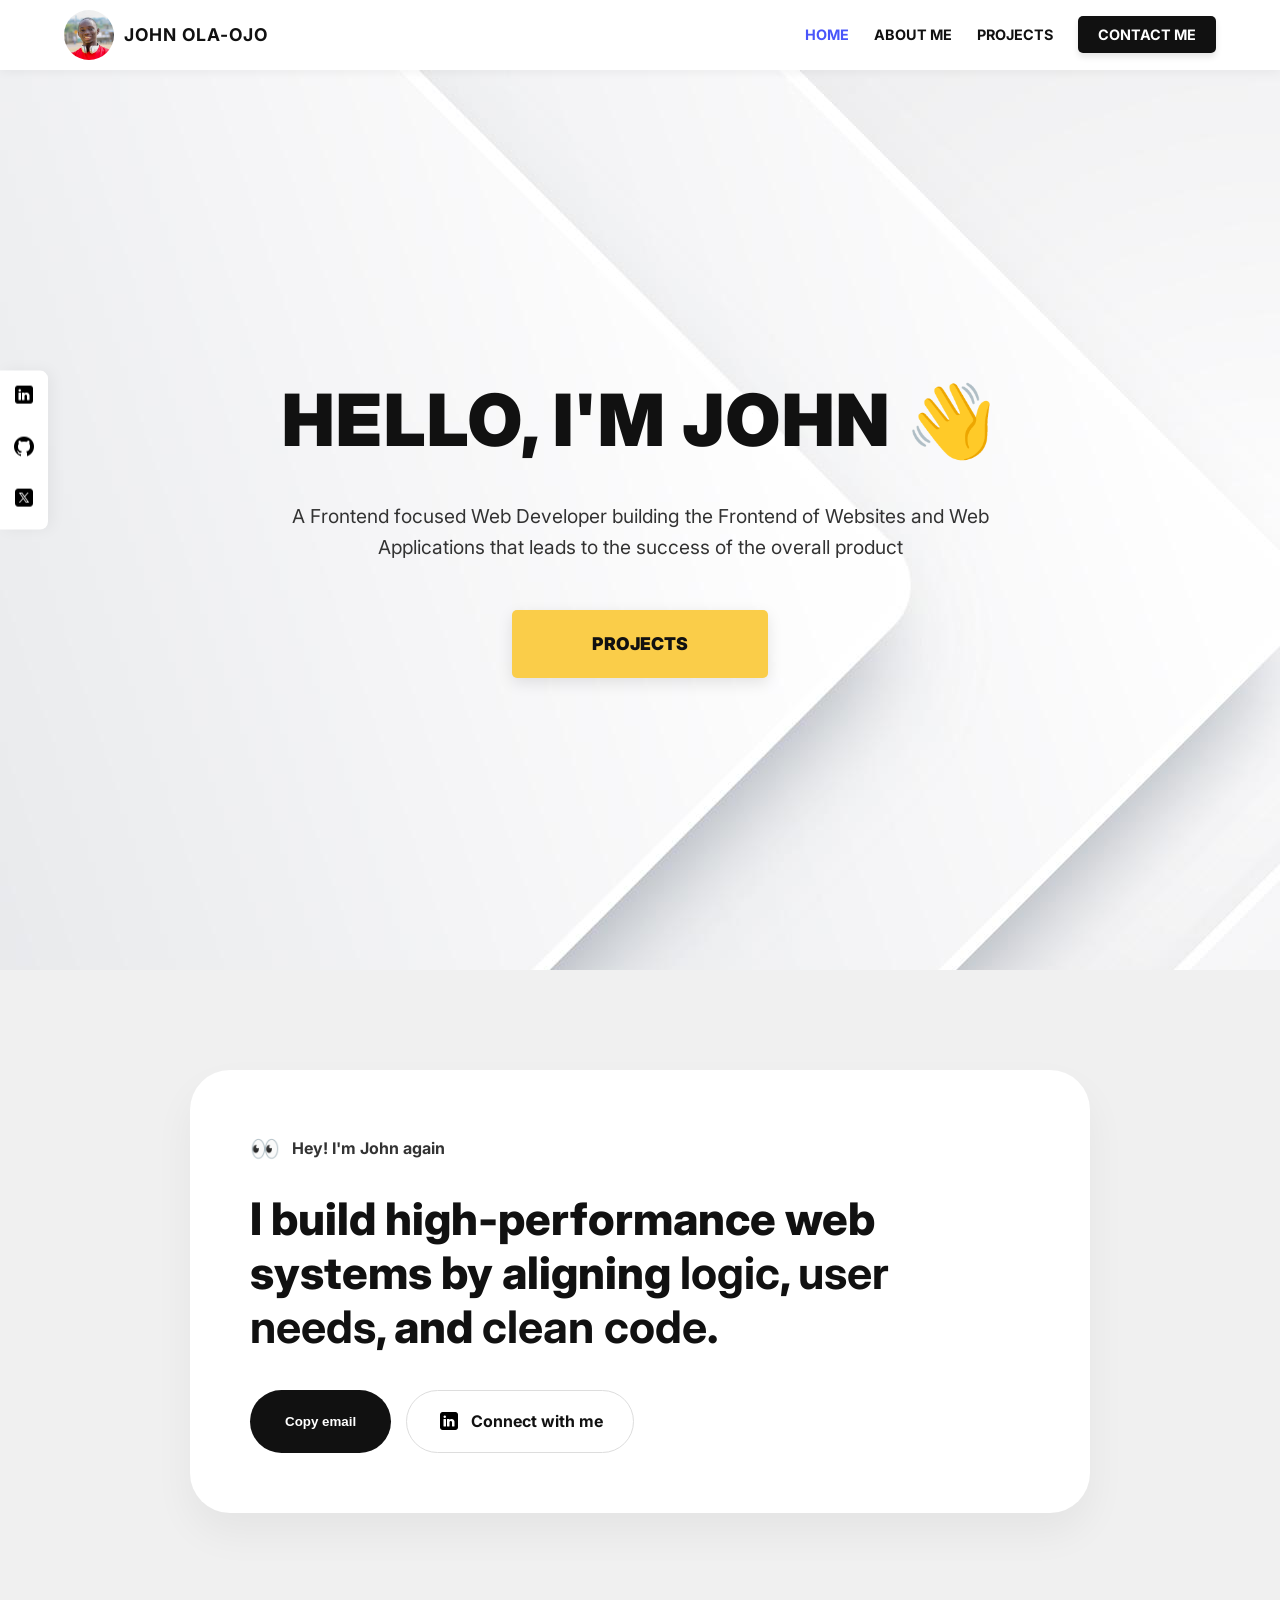
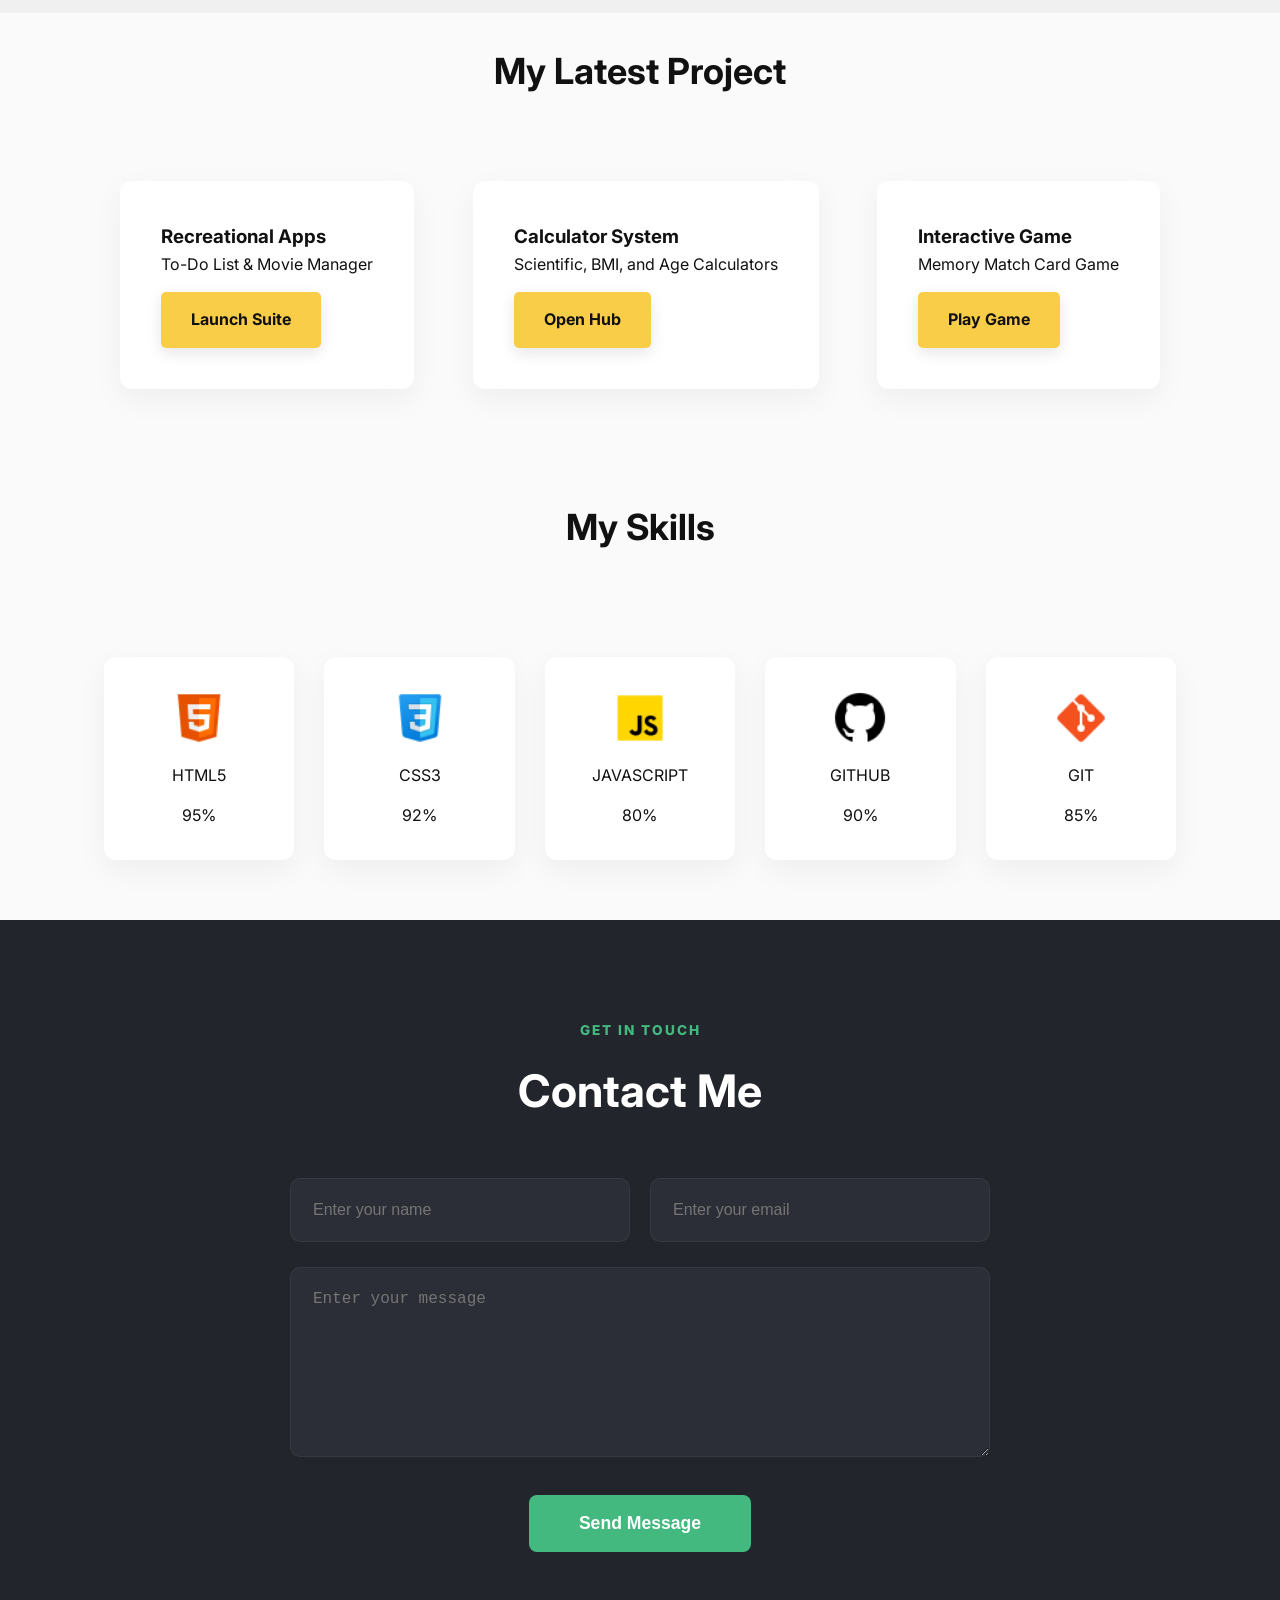
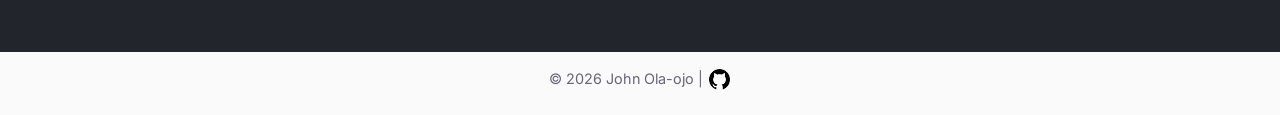
<file: index.html>
<!doctype html>
<html lang="en">
  <head>
    <meta charset="UTF-8" />
    <meta name="viewport" content="width=device-width, initial-scale=1.0" />
    <link
      rel="apple-touch-icon"
      sizes="180x180"
      href="assets/icons/apple-touch-icon.png"
    />
    <link
      rel="icon"
      type="image/png"
      sizes="32x32"
      href="assets/icons/favicon-32x32.png"
    />
    <link
      rel="icon"
      type="image/png"
      sizes="16x16"
      href="assets/icons/favicon-16x16.png"
    />
    <link rel="manifest" href="site.webmanifest" />
    <title>John Ola-ojo Portfolio</title>
    <link rel="stylesheet" href="CSS/main.css" />
  </head>
  <body>
    <div class="social-sidebar">
      <a href="https://www.linkedin.com/in/john-olaojo"
        ><img src="assets/icons/linkedin.png" alt="LinkedIn"
      /></a>
      <a href="https://github.com/johnolaojo4"
        ><img src="assets/icons/github.png" alt="GitHub"
      /></a>
      <a href="https://x.com/Olaojojohn2"
        ><img src="assets/icons/x.png" alt="Twitter"
      /></a>
    </div>

    <nav class="navbar">
      <div class="nav-container">
        <div class="brand">
          <img src="assets/images/Me.jpg" class="avatar" alt="Avatar" />
          <span class="name">JOHN OLA-OJO</span>
        </div>
        <ul class="nav-links">
          <li><a href="#home">HOME</a></li>
          <li><a href="#about">ABOUT ME</a></li>
          <li><a href="#projects">PROJECTS</a></li>
          <li><a href="#contact">CONTACT ME</a></li>
        </ul>
      </div>
    </nav>

    <header id="home" class="hero">
      <div class="hero-content">
        <h1>Hello, I'm John 👋</h1>
        <p class="hero-desc">
          A Frontend focused Web Developer building the Frontend of Websites and
          Web Applications that leads to the success of the overall product
        </p>
        <a href="#projects" class="btn-main">PROJECTS</a>
      </div>
    </header>
    <section id="about" class="about-section">
      <div class="intro-card">
        <div class="intro-header">
          <span class="emoji">👀</span>
          <span class="greeting">Hey! I'm John again</span>
        </div>
        <h2 class="intro-text">
          I build high-performance web systems by aligning
          <strong>logic</strong>, <strong>user needs</strong>, and
          <strong>clean code</strong>.
        </h2>
        <div class="intro-buttons">
          <button class="btn-dark" onclick="copyEmail()">Copy email</button>
          <a href="https://linkedin.com/in/john-olaojo" class="btn-outline">
            <img src="assets/icons/linkedin.png" alt="LinkedIn" /> Connect with
            me
          </a>
        </div>
      </div>
    </section>

    <section id="projects" class="project-section">
      <h2>My Latest Project</h2>
      <div class="project-grid">
        <div class="project-card">
          <h3>Recreational Apps</h3>
          <p>To-Do List & Movie Manager</p>
          <a href="projects/recreational/hub.html" class="btn">Launch Suite</a>
        </div>

        <div class="project-card">
          <h3>Calculator System</h3>
          <p>Scientific, BMI, and Age Calculators</p>
          <a href="projects/calculators/hub.html" class="btn">Open Hub</a>
        </div>

        <div class="project-card">
          <h3>Interactive Game</h3>
          <p>Memory Match Card Game</p>
          <a href="projects/game/game.html" class="btn">Play Game</a>
        </div>
      </div>
    </section>

    <section id="skills">
      <h2>My Skills</h2>
      <div class="skills-container">
        <div class="skill-card">
          <img src="assets/icons/html.png" alt="HTML" />
          <span>HTML5</span>
          <p>95%</p>
        </div>
        <div class="skill-card">
          <img src="assets/icons/css.png" alt="CSS" />
          <span>CSS3</span>
          <p>92%</p>
        </div>
        <div class="skill-card">
          <img src="assets/icons/javascript.png" alt="JavaScript" />
          <span>JAVASCRIPT</span>
          <p>80%</p>
        </div>
        <div class="skill-card">
          <img src="assets/icons/github.png" alt="GitHub" />
          <span>GITHUB</span>
          <p>90%</p>
        </div>
        <div class="skill-card">
          <img src="assets/icons/git.png" alt="GIT" />
          <span>GIT</span>
          <p>85%</p>
        </div>
      </div>
    </section>

    <section id="contact" class="contact-section">
      <div class="contact-header">
        <span class="sub-title">Get In Touch</span>
        <h2>Contact Me</h2>
      </div>

      <form class="contact-form">
        <div class="input-row">
          <div class="form-group">
            <input
              type="text"
              id="name"
              name="name"
              placeholder="Enter your name"
              required
            />
          </div>
          <div class="form-group">
            <input
              type="email"
              id="email"
              name="email"
              placeholder="Enter your email"
              required
            />
          </div>
        </div>
        <div class="form-group">
          <textarea
            id="message"
            name="message"
            rows="8"
            placeholder="Enter your message"
            required
          ></textarea>
        </div>
        <div class="form-submit">
          <button type="submit" class="btn-send">Send Message</button>
        </div>
      </form>
    </section>

    <footer>
      <p>
        © 2026 John Ola-ojo |
        <a
          href="https://github.com/johnolaojo4/Interactive-Portfolio-Hub.git"
          target="_blank"
          class="github-link"
          ><img src="assets/icons/github.png" alt="View on GitHub"
        /></a>
      </p>
    </footer>

    <button id="backToTop" class="back-to-top" title="Back to Top">↑</button>

    <script src="JS/main.js"></script>
  </body>
</html>
</file>
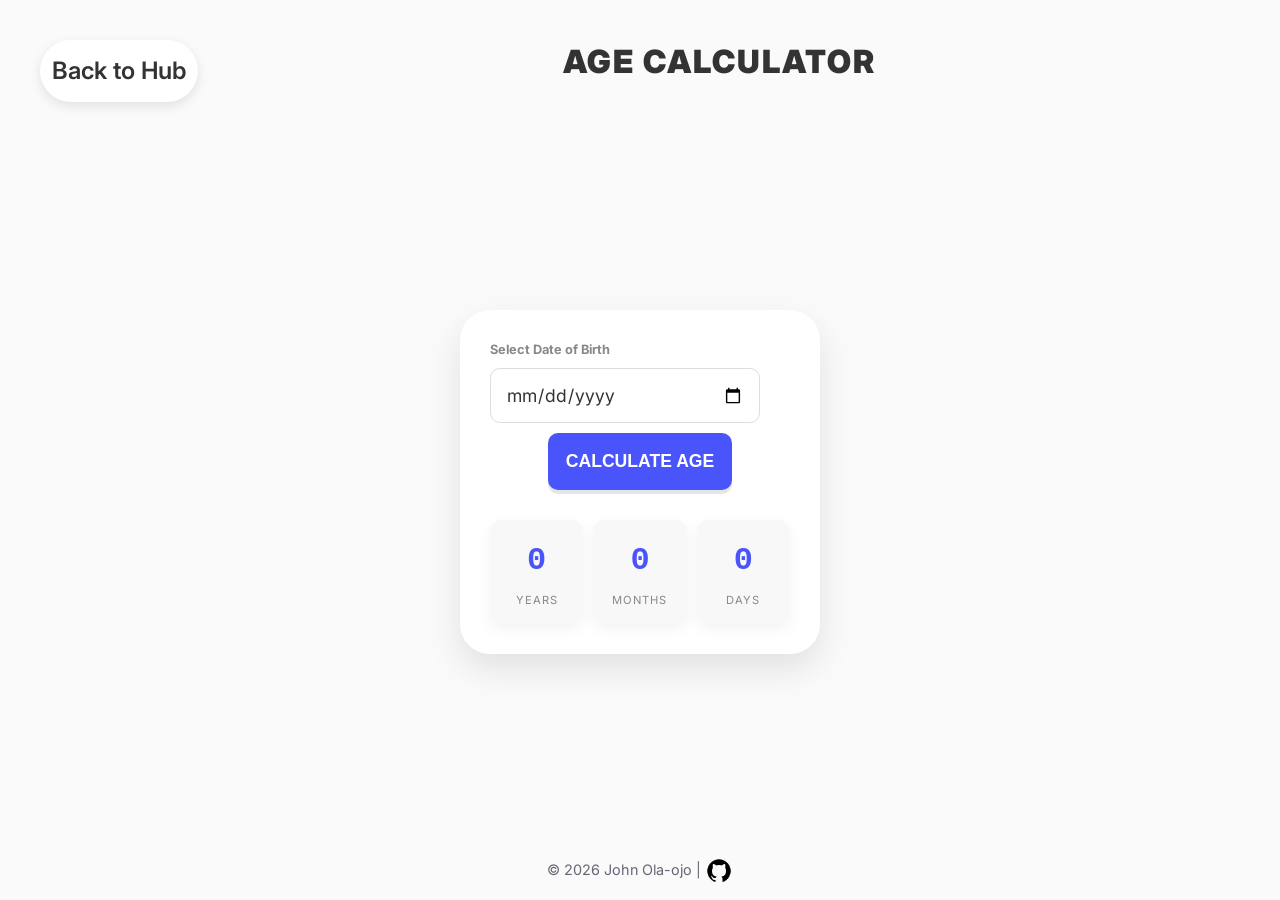
<file: projects/calculators/age.html>
<!doctype html>
<html lang="en">
  <head>
    <meta charset="UTF-8" />
    <meta name="viewport" content="width=device-width, initial-scale=1.0" />
    <link
      rel="apple-touch-icon"
      sizes="180x180"
      href="../../assets/icons/apple-touch-icon.png"
    />
    <link
      rel="icon"
      type="image/png"
      sizes="32x32"
      href="../../assets/icons/favicon-32x32.png"
    />
    <link
      rel="icon"
      type="image/png"
      sizes="16x16"
      href="../../assets/icons/favicon-16x16.png"
    />
    <link rel="manifest" href="/site.webmanifest" />
    <title>Age Calculator | Time Tool</title>
    <link rel="stylesheet" href="../../CSS/main.css" />
    <link rel="stylesheet" href="../../CSS/calc-style.css" />
  </head>
  <body>
    <header class="calc-header">
      <a href="hub.html" class="back-link hub-back-link">Back to Hub</a>
      <h1>Age Calculator</h1>
    </header>

    <main class="calc-container">
      <div class="calculator-box age-box">
        <div class="input-group">
          <label>Select Date of Birth</label>
          <input type="date" id="dob-input" />
        </div>

        <button class="btn-main-action" onclick="calculateAge()">
          CALCULATE AGE
        </button>

        <div class="age-result-area">
          <div class="age-unit">
            <span id="years-res">0</span>
            <p>Years</p>
          </div>
          <div class="age-unit">
            <span id="months-res">0</span>
            <p>Months</p>
          </div>
          <div class="age-unit">
            <span id="days-res">0</span>
            <p>Days</p>
          </div>
        </div>
      </div>
    </main>

    <footer>
      <p>
        © 2026 John Ola-ojo |
        <a
          href="https://github.com/johnolaojo4/Interactive-Portfolio-Hub.git"
          target="_blank"
          class="github-link"
          ><img src="/assets/icons/github.png" alt="View on GitHub"
        /></a>
      </p>
    </footer>
    <script src="../../JS/main.js"></script>
    <script src="../../JS/script.js"></script>
    <script src="../../JS/age-script.js"></script>
  </body>
</html>
</file>
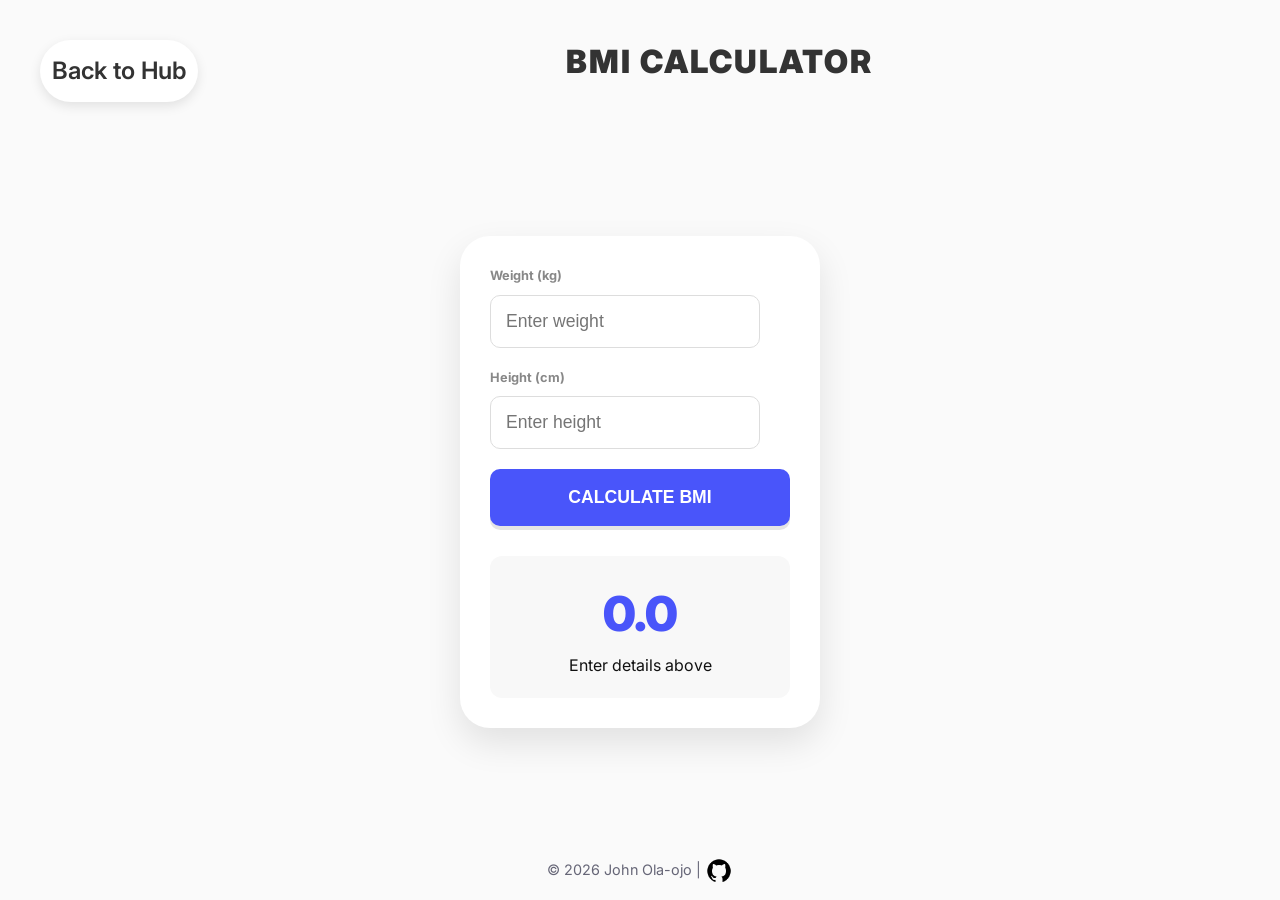
<file: projects/calculators/bmi.html>
<!doctype html>
<html lang="en">
  <head>
    <meta charset="UTF-8" />
    <meta name="viewport" content="width=device-width, initial-scale=1.0" />
    <link
      rel="apple-touch-icon"
      sizes="180x180"
      href="../../assets/icons/apple-touch-icon.png"
    />
    <link
      rel="icon"
      type="image/png"
      sizes="32x32"
      href="../../assets/icons/favicon-32x32.png"
    />
    <link
      rel="icon"
      type="image/png"
      sizes="16x16"
      href="../../assets/icons/favicon-16x16.png"
    />
    <link rel="manifest" href="/site.webmanifest" />
    <title>BMI Calculator | Health Tool</title>
    <link rel="stylesheet" href="../../CSS/main.css" />
    <link rel="stylesheet" href="../../CSS/calc-style.css" />
  </head>
  <body>
    <header class="calc-header">
      <a href="hub.html" class="back-link hub-back-link">Back to Hub</a>
      <h1>BMI Calculator</h1>
    </header>

    <main class="calc-container">
      <div class="calculator-box bmi-box">
        <div class="input-group">
          <label>Weight (kg)</label>
          <input type="number" id="weight" placeholder="Enter weight" />
        </div>

        <div class="input-group">
          <label>Height (cm)</label>
          <input type="number" id="height" placeholder="Enter height" />
        </div>

        <button class="btn-main-action" onclick="calculateBMI()">
          CALCULATE BMI
        </button>

        <div class="bmi-result-area">
          <div id="bmi-score">0.0</div>
          <div id="bmi-category">Enter details above</div>
        </div>
      </div>
    </main>
    <footer>
      <p>
        © 2026 John Ola-ojo |
        <a
          href="https://github.com/johnolaojo4/Interactive-Portfolio-Hub.git"
          target="_blank"
          class="github-link"
          ><img src="/assets/icons/github.png" alt="View on GitHub"
        /></a>
      </p>
    </footer>
    <script src="../../JS/main.js"></script>
    <script src="../../JS/script.js"></script>

    <script src="../../JS/bmi-script.js"></script>
  </body>
</html>
</file>
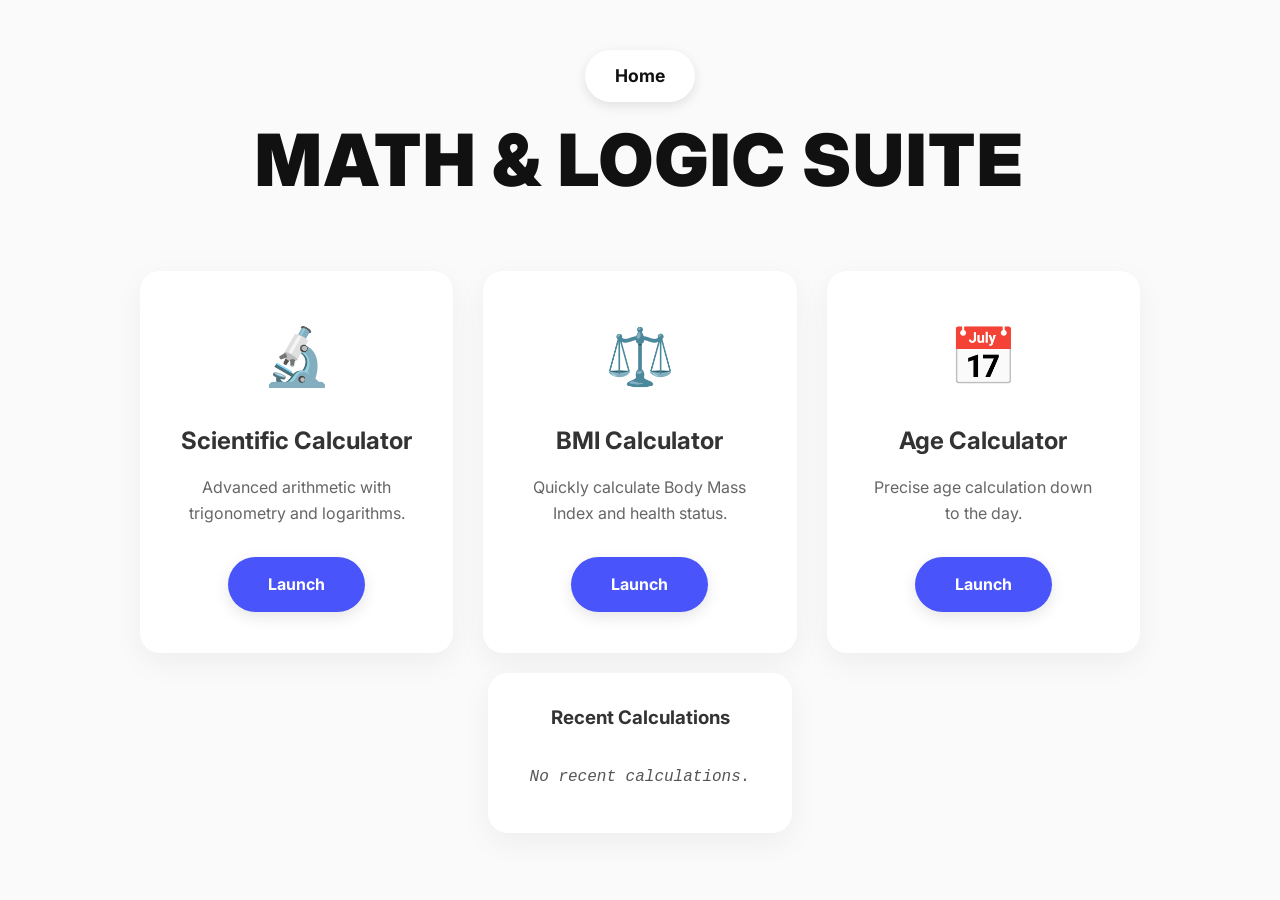
<file: projects/calculators/hub.html>
<!doctype html>
<html lang="en">
  <head>
    <meta charset="UTF-8" />
    <meta name="viewport" content="width=device-width, initial-scale=1.0" />
    <link
      rel="apple-touch-icon"
      sizes="180x180"
      href="../../assets/icons/apple-touch-icon.png"
    />
    <link
      rel="icon"
      type="image/png"
      sizes="32x32"
      href="../../assets/icons/favicon-32x32.png"
    />
    <link
      rel="icon"
      type="image/png"
      sizes="16x16"
      href="../../assets/icons/favicon-16x16.png"
    />
    <link rel="manifest" href="/site.webmanifest" />
    <title>Calculator Hub</title>
    <link rel="stylesheet" href="../../CSS/main.css" />
    <link rel="stylesheet" href="../../CSS/calc-style.css" />
  </head>
  <body>
    <header class="hub-header">
      <a href="../../index.html" class="back-link hub-back-link">Home</a>
      <h1>Math & Logic Suite</h1>
    </header>

    <main class="hub-container">
      <div class="calc-card">
        <div class="icon">🔬</div>
        <h3>Scientific Calculator</h3>
        <p>Advanced arithmetic with trigonometry and logarithms.</p>
        <a href="scientific.html" class="btn-primary">Launch</a>
      </div>

      <div class="calc-card">
        <div class="icon">⚖️</div>
        <h3>BMI Calculator</h3>
        <p>Quickly calculate Body Mass Index and health status.</p>
        <a href="bmi.html" class="btn-primary">Launch</a>
      </div>

      <div class="calc-card">
        <div class="icon">📅</div>
        <h3>Age Calculator</h3>
        <p>Precise age calculation down to the day.</p>
        <a href="age.html" class="btn-primary">Launch</a>
      </div>
    </main>

    <section class="history-preview">
      <h3>Recent Calculations</h3>
      <ul id="global-history-list">
        <li class="empty-msg">No recent calculations.</li>
      </ul>
    </section>
    <script src="../../JS/main.js"></script>
  </body>
</html>
</file>
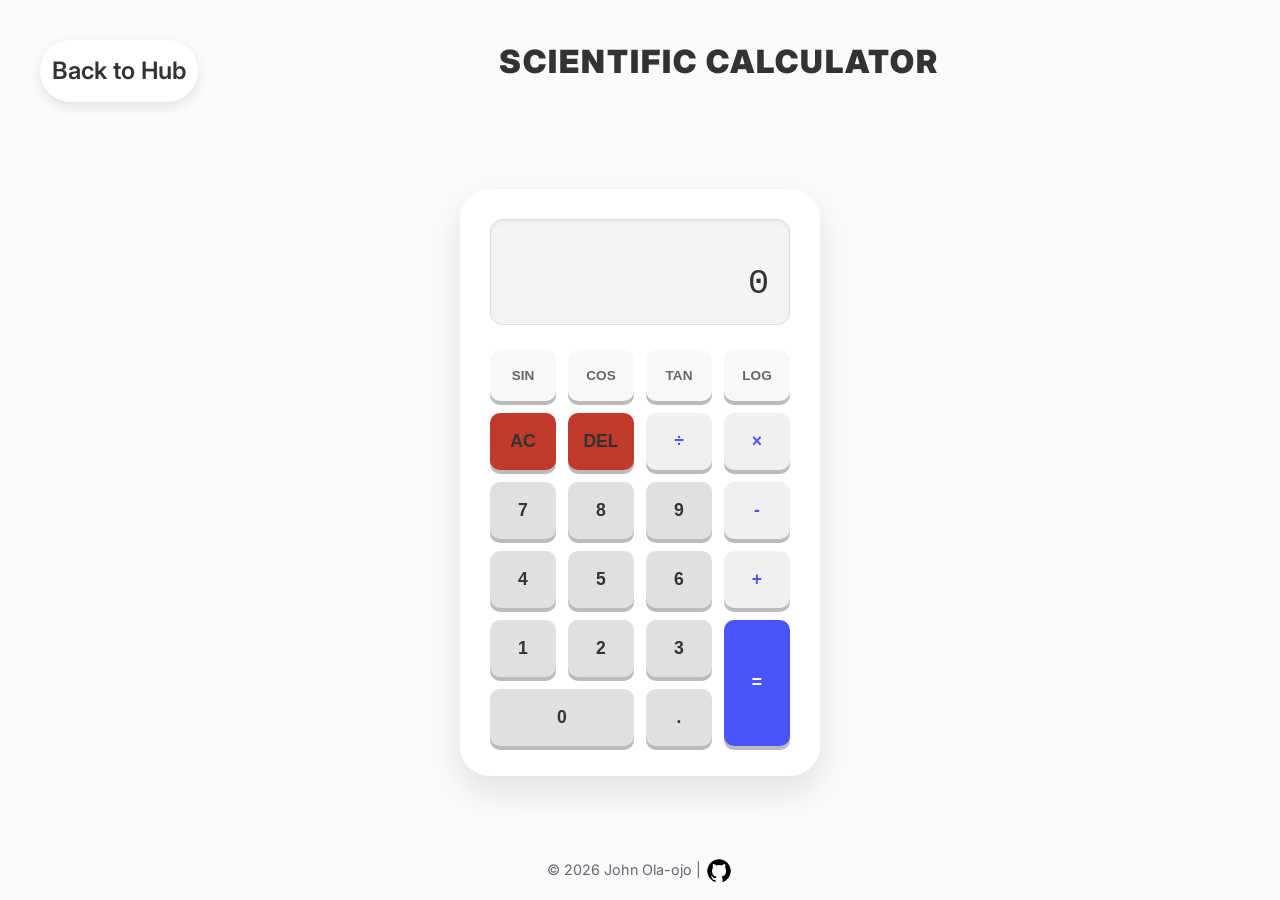
<file: projects/calculators/scientific.html>
<!doctype html>
<html lang="en">
  <head>
    <meta charset="UTF-8" />
    <meta name="viewport" content="width=device-width, initial-scale=1.0" />
    <link
      rel="apple-touch-icon"
      sizes="180x180"
      href="../../assets/icons/apple-touch-icon.png"
    />
    <link
      rel="icon"
      type="image/png"
      sizes="32x32"
      href="../../assets/icons/favicon-32x32.png"
    />
    <link
      rel="icon"
      type="image/png"
      sizes="16x16"
      href="../../assets/icons/favicon-16x16.png"
    />
    <link rel="manifest" href="/site.webmanifest" />
    <title>Scientific Calculator</title>
    <link rel="stylesheet" href="../../CSS/main.css" />
    <link rel="stylesheet" href="../../CSS/calc-style.css" />
  </head>
  <body>
    <header class="calc-header">
      <a href="hub.html" class="back-link hub-back-link">Back to Hub</a>
      <h1>Scientific Calculator</h1>
    </header>

    <main class="calc-container">
      <div class="calculator-box">
        <div class="calc-display">
          <div id="previous-op"></div>
          <input type="text" id="result" readonly value="0" />
        </div>

        <div class="calc-buttons">
          <button class="btn-sci" onclick="appendSci('Math.sin')">sin</button>
          <button class="btn-sci" onclick="appendSci('Math.cos')">cos</button>
          <button class="btn-sci" onclick="appendSci('Math.tan')">tan</button>
          <button class="btn-sci" onclick="appendSci('Math.log10')">log</button>

          <button class="btn-util" onclick="clearDisplay()">AC</button>
          <button class="btn-util" onclick="deleteLast()">DEL</button>
          <button class="btn-op" onclick="appendSymbol('/')">÷</button>
          <button class="btn-op" onclick="appendSymbol('*')">×</button>

          <button class="btn-num" onclick="appendNumber('7')">7</button>
          <button class="btn-num" onclick="appendNumber('8')">8</button>
          <button class="btn-num" onclick="appendNumber('9')">9</button>
          <button class="btn-op" onclick="appendSymbol('-')">-</button>

          <button class="btn-num" onclick="appendNumber('4')">4</button>
          <button class="btn-num" onclick="appendNumber('5')">5</button>
          <button class="btn-num" onclick="appendNumber('6')">6</button>
          <button class="btn-op" onclick="appendSymbol('+')">+</button>

          <button class="btn-num" onclick="appendNumber('1')">1</button>
          <button class="btn-num" onclick="appendNumber('2')">2</button>
          <button class="btn-num" onclick="appendNumber('3')">3</button>
          <button class="btn-equal" onclick="calculate()">=</button>

          <button class="btn-num span-two" onclick="appendNumber('0')">
            0
          </button>
          <button class="btn-num" onclick="appendNumber('.')">.</button>
        </div>
      </div>
    </main>

    <footer>
      <p>
        © 2026 John Ola-ojo |
        <a
          href="https://github.com/johnolaojo4/Interactive-Portfolio-Hub.git"
          target="_blank"
          class="github-link"
          ><img src="/assets/icons/github.png" alt="View on GitHub"
        /></a>
      </p>
    </footer>

    <script src="../../JS/main.js"></script>
    <script src="../../JS/script.js"></script>
  </body>
</html>
</file>
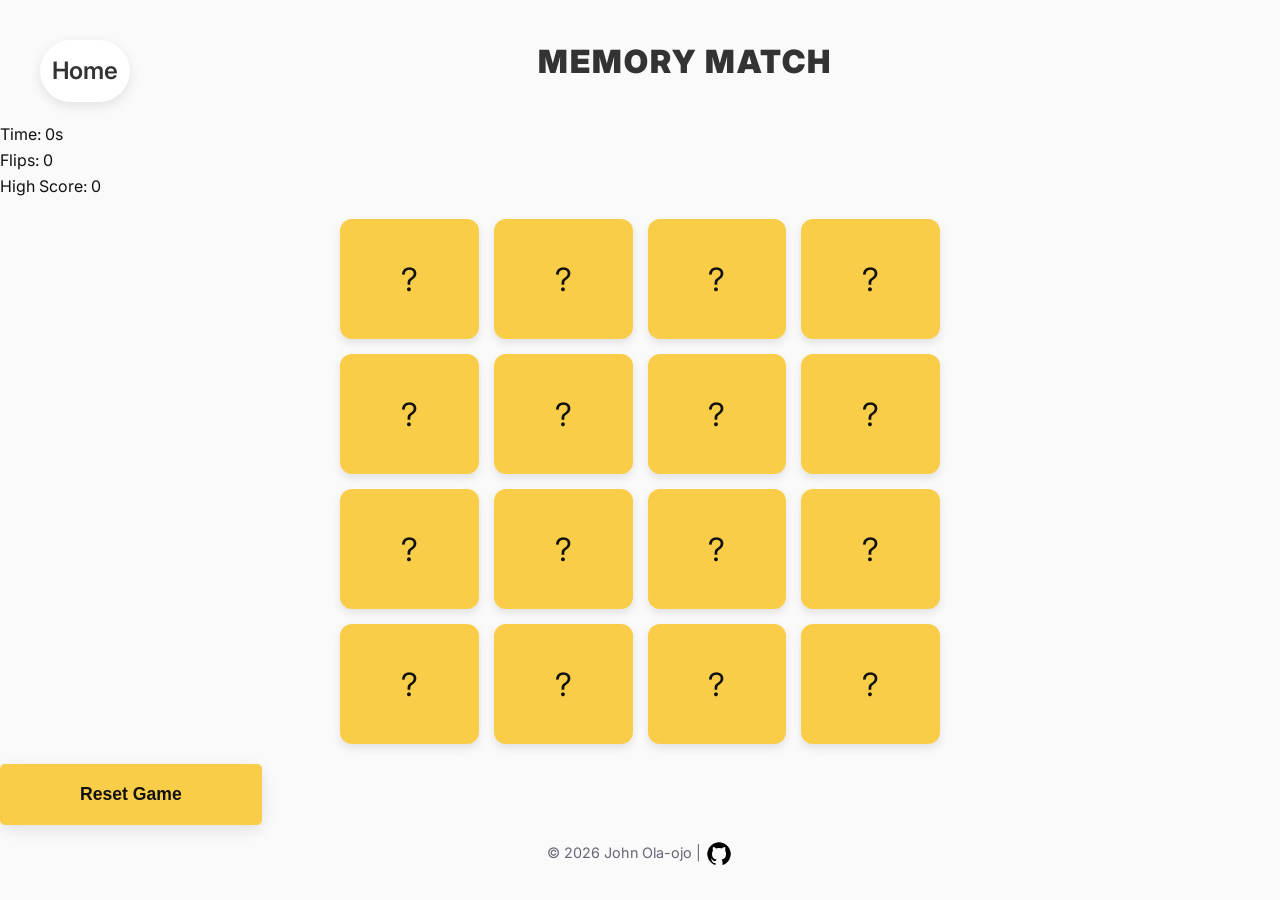
<file: projects/game/game.html>
<!doctype html>
<html lang="en">
  <head>
    <meta charset="UTF-8" />
    <meta name="viewport" content="width=device-width, initial-scale=1.0" />
    <link
      rel="apple-touch-icon"
      sizes="180x180"
      href="../../assets/icons/apple-touch-icon.png"
    />
    <link
      rel="icon"
      type="image/png"
      sizes="32x32"
      href="../../assets/icons/favicon-32x32.png"
    />
    <link
      rel="icon"
      type="image/png"
      sizes="16x16"
      href="../../assets/icons/favicon-16x16.png"
    />
    <link rel="manifest" href="../../site.webmanifest" />
    <title>Memory Match Game</title>
    <link rel="stylesheet" href="../../CSS/main.css" />
    <link rel="stylesheet" href="../../CSS/calc-style.css" />
    <link rel="stylesheet" href="../../CSS/game.css" />
  </head>
  <body>
    <header class="calc-header">
      <a href="../../index.html" class="back-link hub-back-link"> Home</a>
      <h1>Memory Match</h1>
    </header>

    <main class="game-container">
      <div class="game-stats">
        <div class="stat-box">Time: <span id="timer">0</span>s</div>
        <div class="stat-box">Flips: <span id="flips">0</span></div>
        <div class="stat-box">High Score: <span id="highScore">0</span></div>
      </div>

      <div class="memory-grid" id="gameBoard"></div>

      <button class="btn-main" onclick="resetGame()">Reset Game</button>
    </main>
    <footer>
      <p>
        © 2026 John Ola-ojo |
        <a
          href="https://github.com/johnolaojo4/Interactive-Portfolio-Hub.git"
          target="_blank"
          class="github-link"
          ><img src="../../assets/icons/github.png" alt="View on GitHub"
        /></a>
      </p>
    </footer>

    <script src="../../JS/main.js"></script>
    <script src="../../JS/game.js"></script>
  </body>
</html>
</file>
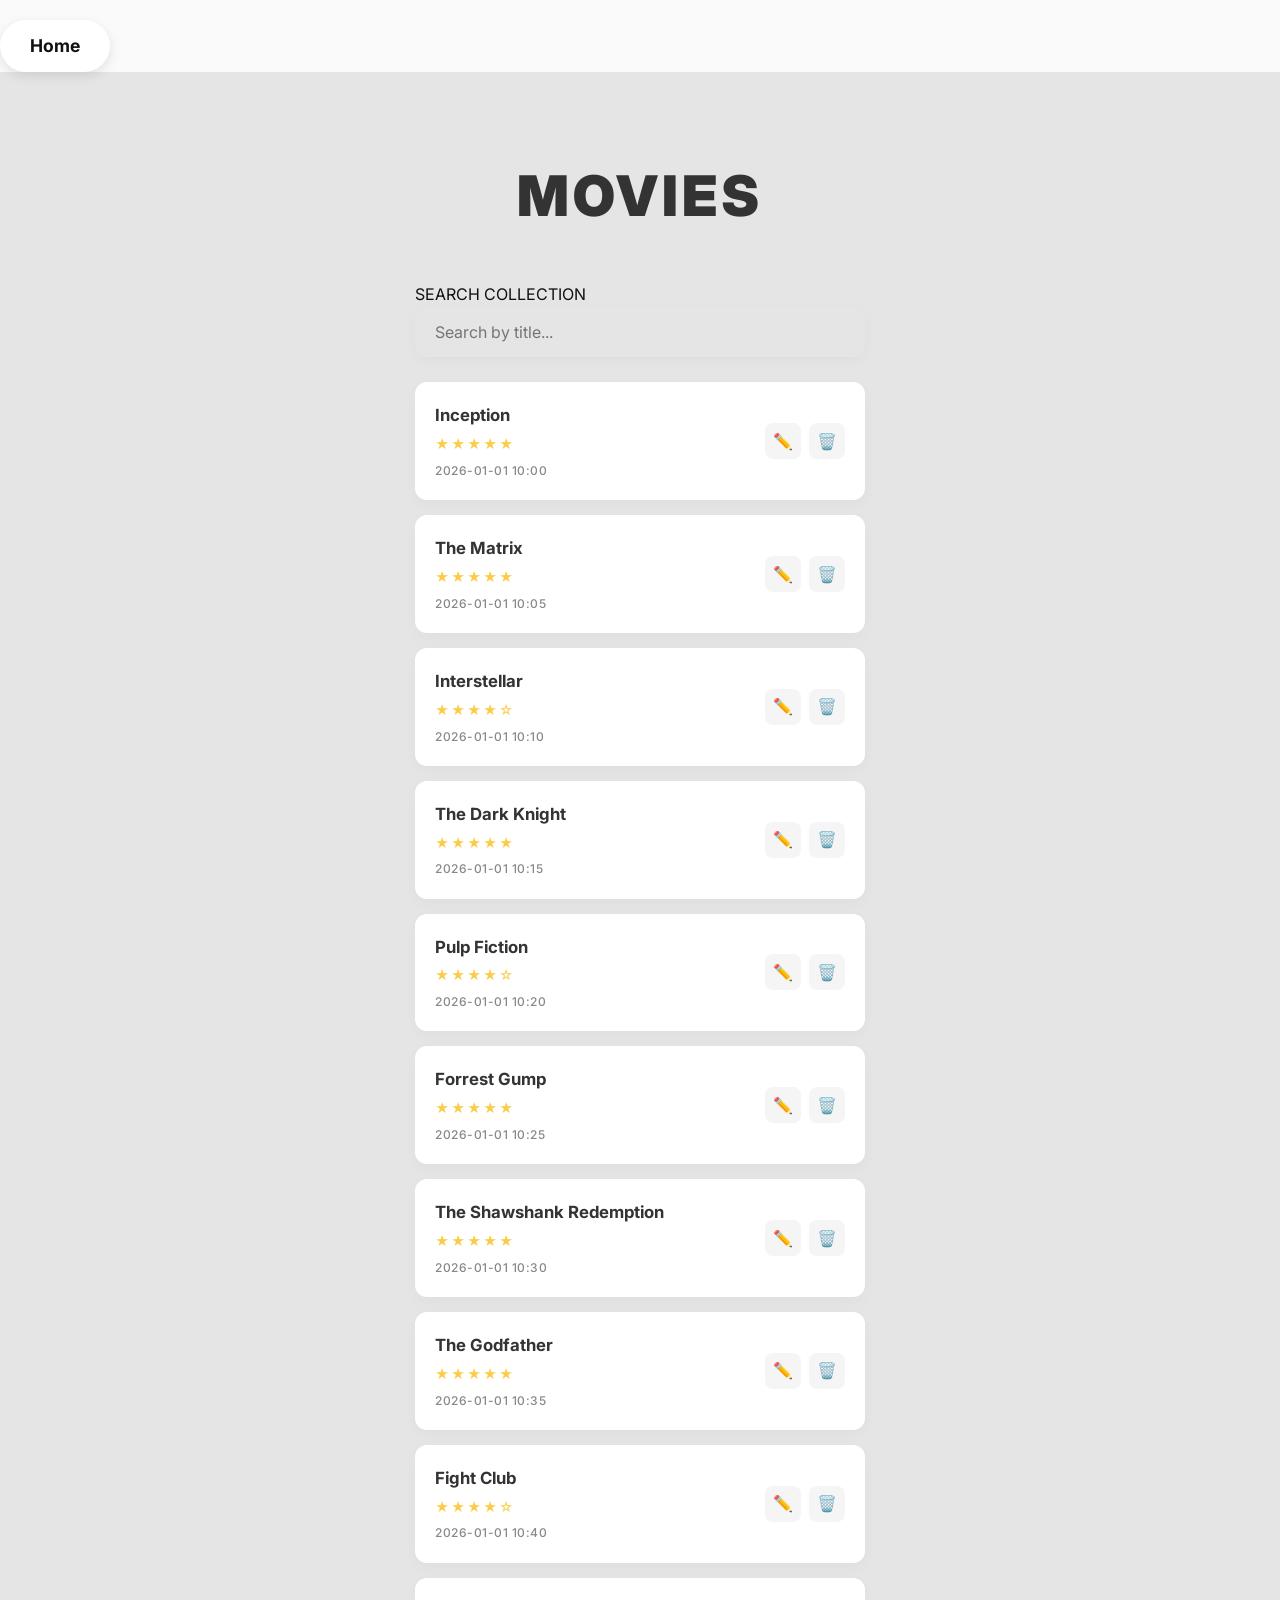
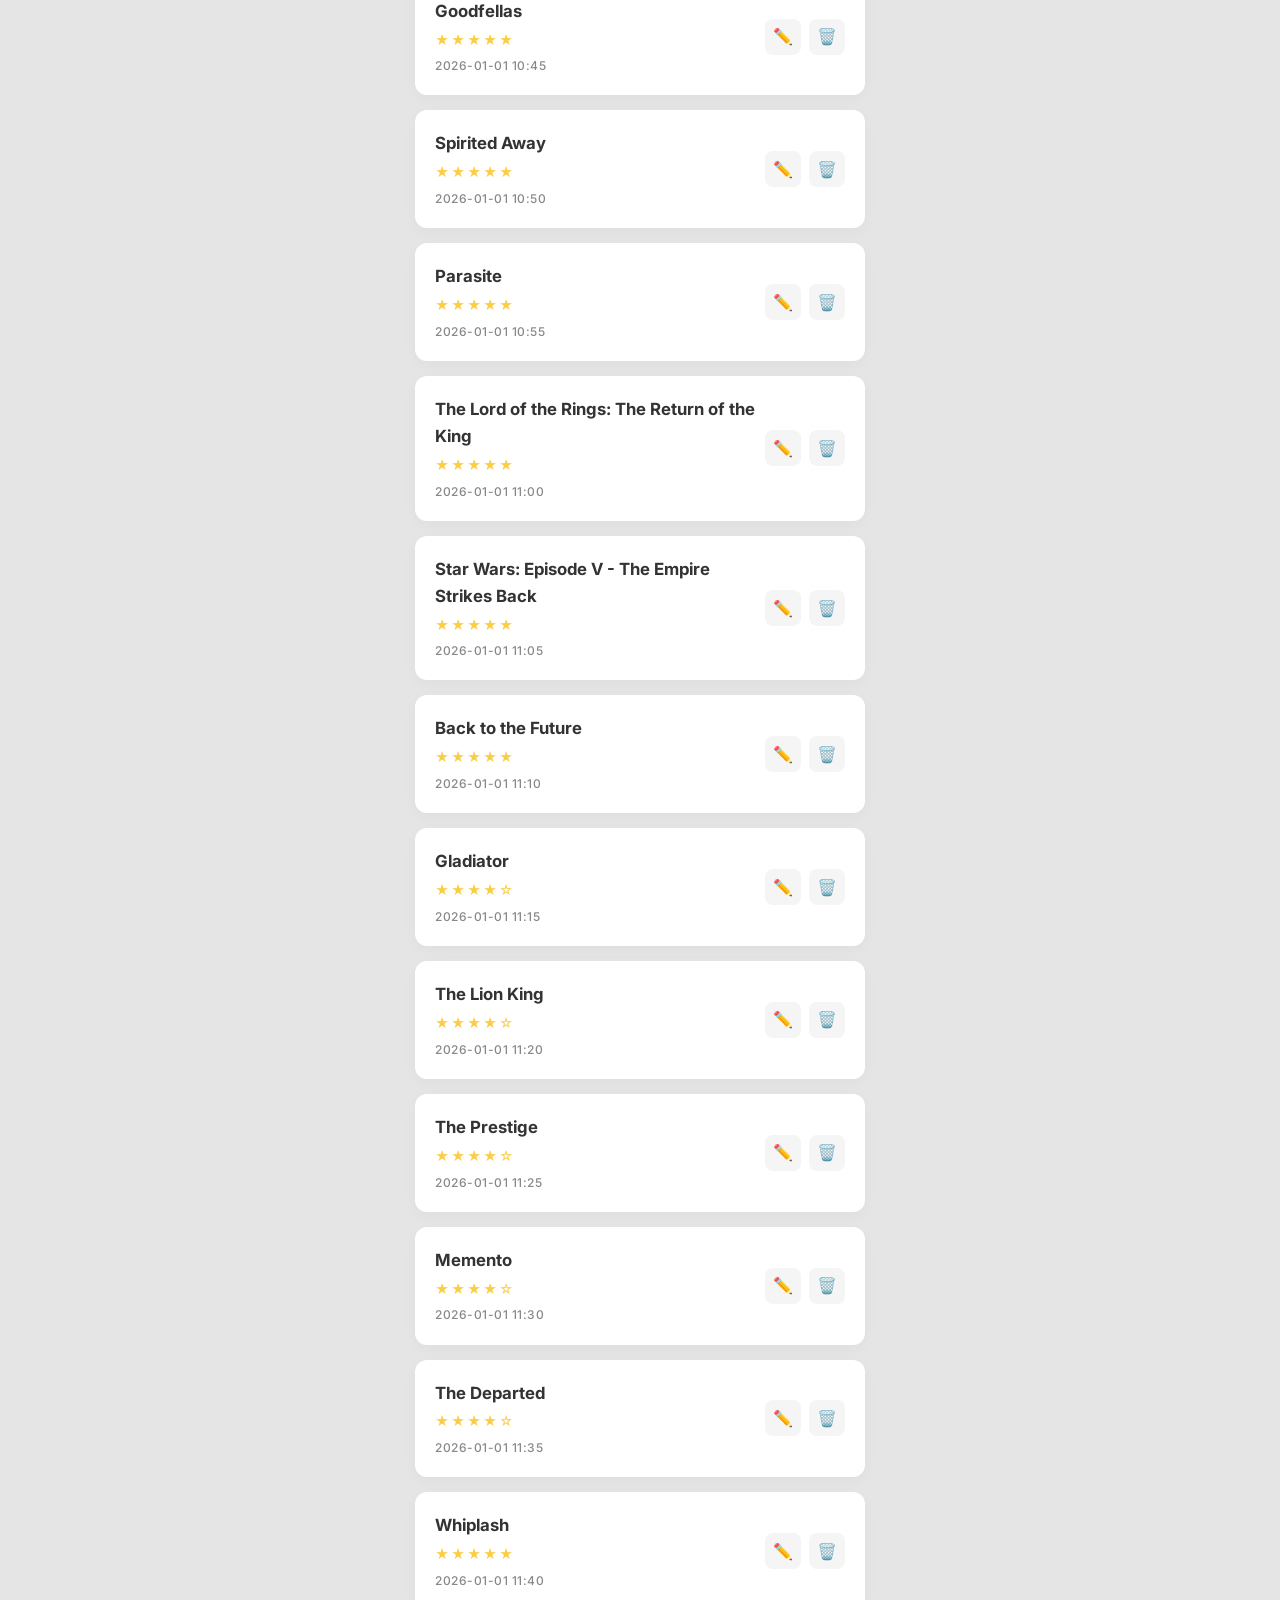
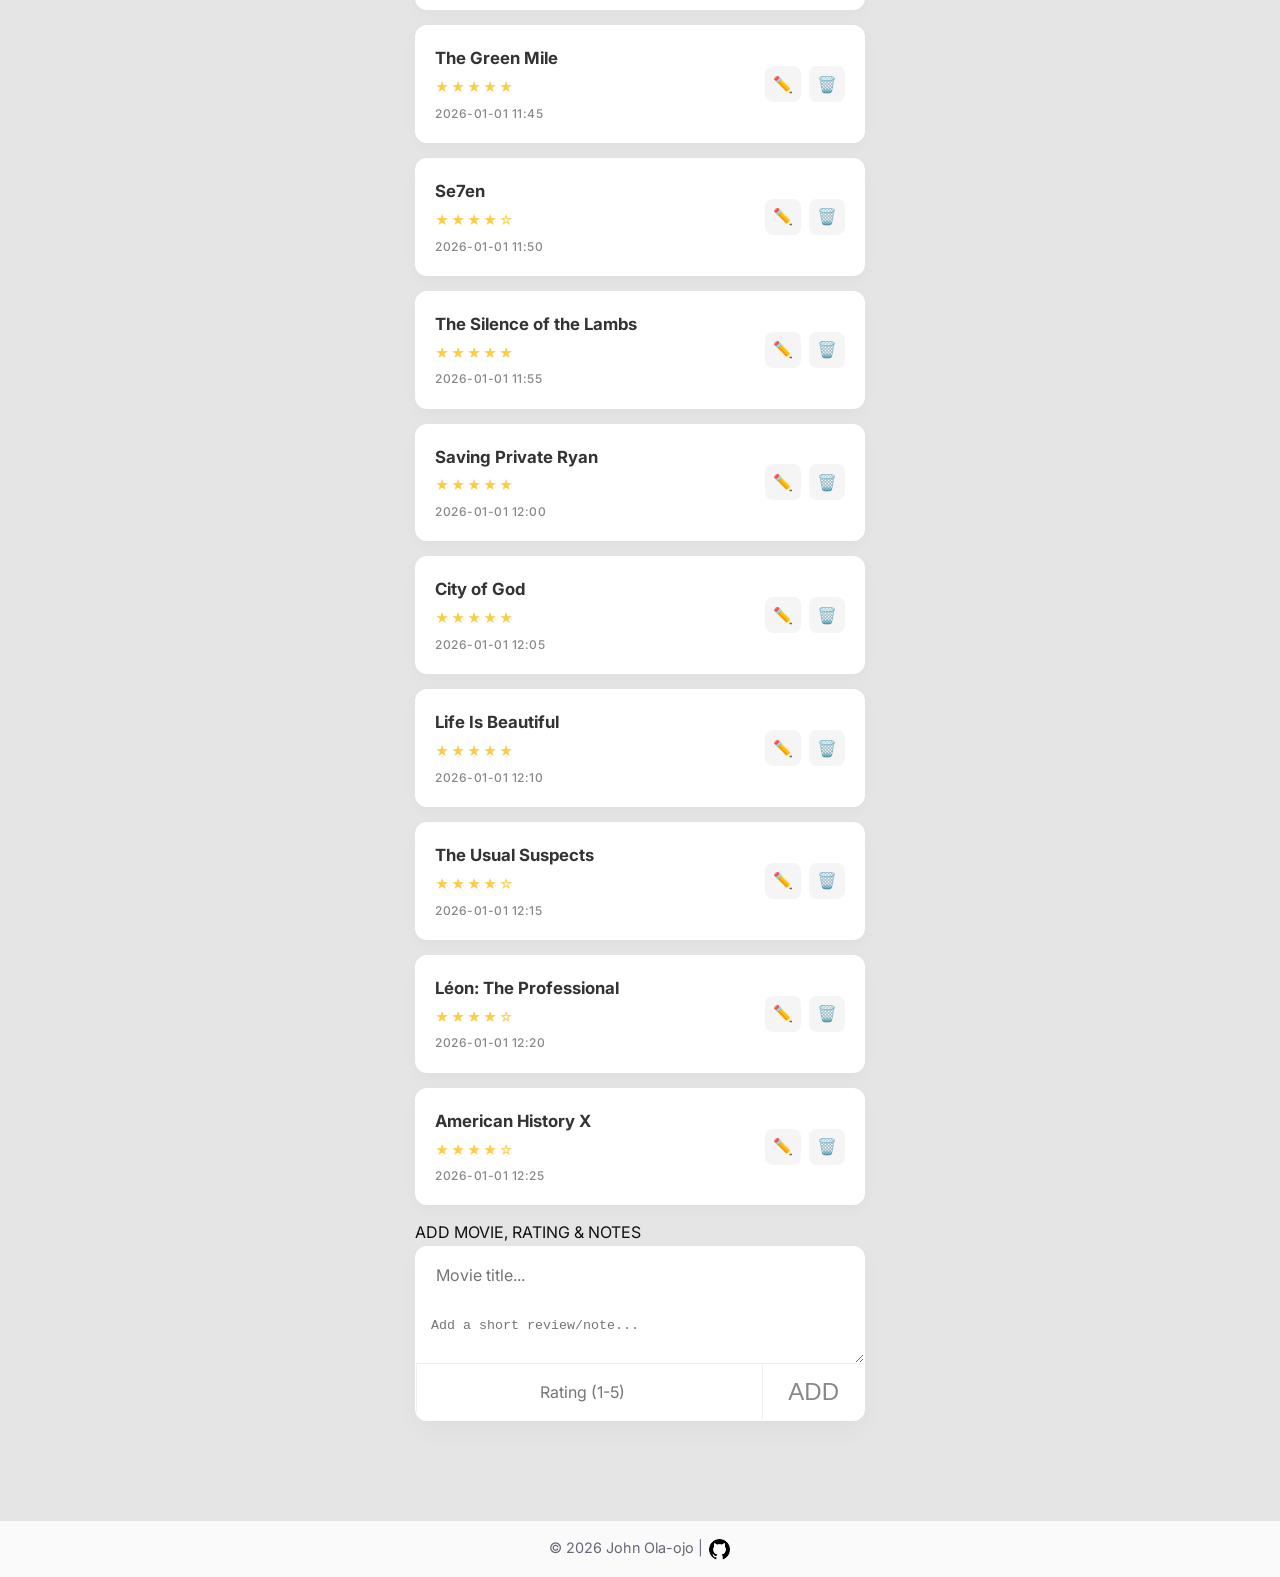
<file: projects/recreational/movies.html>
<!doctype html>
<html lang="en">
  <head>
    <meta charset="UTF-8" />
    <meta name="viewport" content="width=device-width, initial-scale=1.0" />
    <link
      rel="apple-touch-icon"
      sizes="180x180"
      href="../../assets/icons/apple-touch-icon.png"
    />
    <link
      rel="icon"
      type="image/png"
      sizes="32x32"
      href="../../assets/icons/favicon-32x32.png"
    />
    <link
      rel="icon"
      type="image/png"
      sizes="16x16"
      href="../../assets/icons/favicon-16x16.png"
    />
    <link rel="manifest" href="/site.webmanifest" />
    <title>Movie Manager</title>
    <link rel="stylesheet" href="../../CSS/main.css" />
    <link rel="stylesheet" href="../../CSS/movie.css" />
  </head>
  <body>
    <header class="calc-header">
      <a href="../../index.html" class="back-link hub-back-link"> Home</a>
    </header>

    <main class="todo-theme-wrapper">
      <div class="todo-card-container">
        <h1>MOVIES</h1>

        <div class="theme-input-group">
          <label>SEARCH COLLECTION</label>
          <input
            type="text"
            id="searchInput"
            placeholder="Search by title..."
          />
        </div>

        <ul id="movieList" class="theme-list"></ul>

        <div class="theme-input-group">
          <label>ADD MOVIE, RATING & NOTES</label>
          <div class="input-wrapper" style="flex-direction: column">
            <input type="text" id="movieInput" placeholder="Movie title..." />
            <textarea
              id="movieNotes"
              placeholder="Add a short review/note..."
              style="border: none; padding: 15px; outline: none"
            ></textarea>
            <div style="display: flex; border-top: 1px solid #eee">
              <input
                type="number"
                id="ratingInput"
                min="1"
                max="5"
                placeholder="Rating (1-5)"
                style="flex: 1"
              />
              <button class="add-btn" onclick="addMovie()">ADD</button>
            </div>
          </div>
        </div>
      </div>
    </main>
    <footer>
      <p>
        © 2026 John Ola-ojo |
        <a
          href="https://github.com/johnolaojo4/Interactive-Portfolio-Hub.git"
          target="_blank"
          class="github-link"
          ><img src="/assets/icons/github.png" alt="View on GitHub"
        /></a>
      </p>
    </footer>

    <button id="backToTop" class="back-to-top" title="Back to Top">↑</button>

    <script src="../../JS/movies.js"></script>
  </body>
</html>
</file>
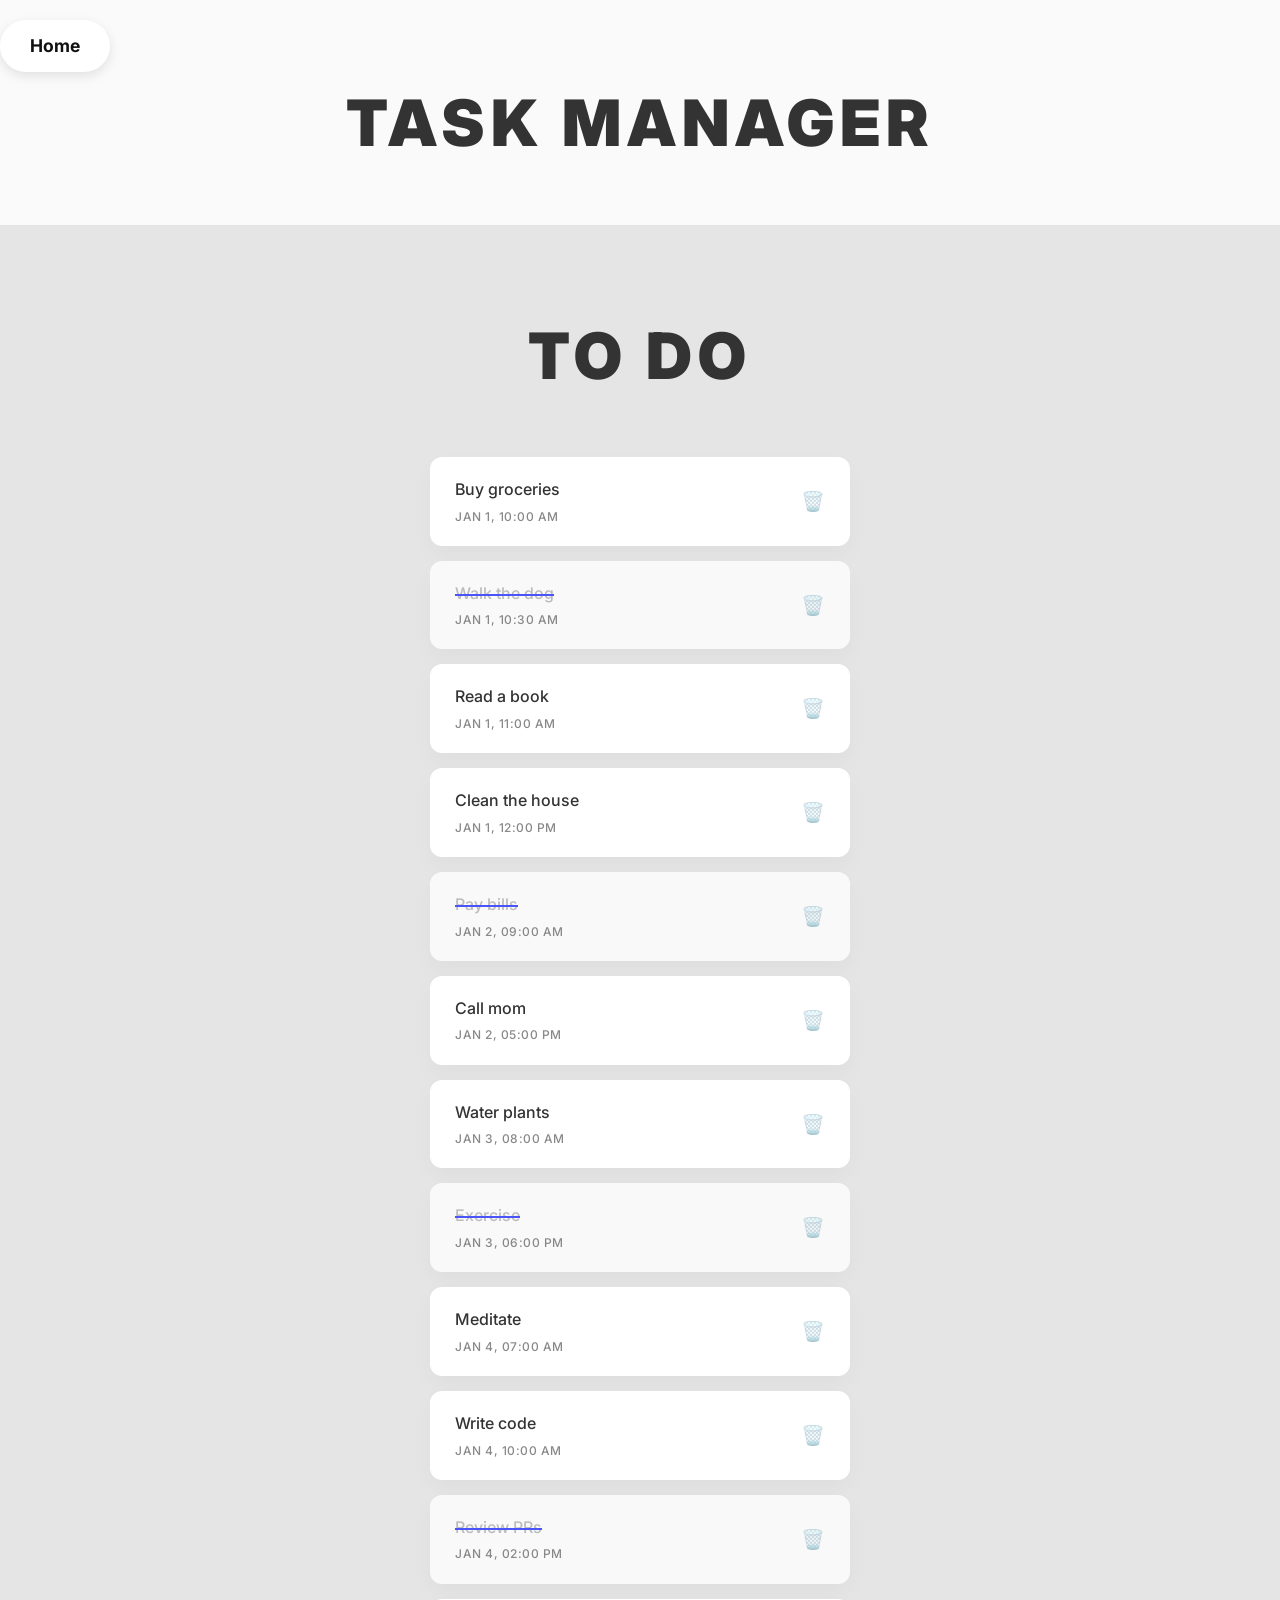
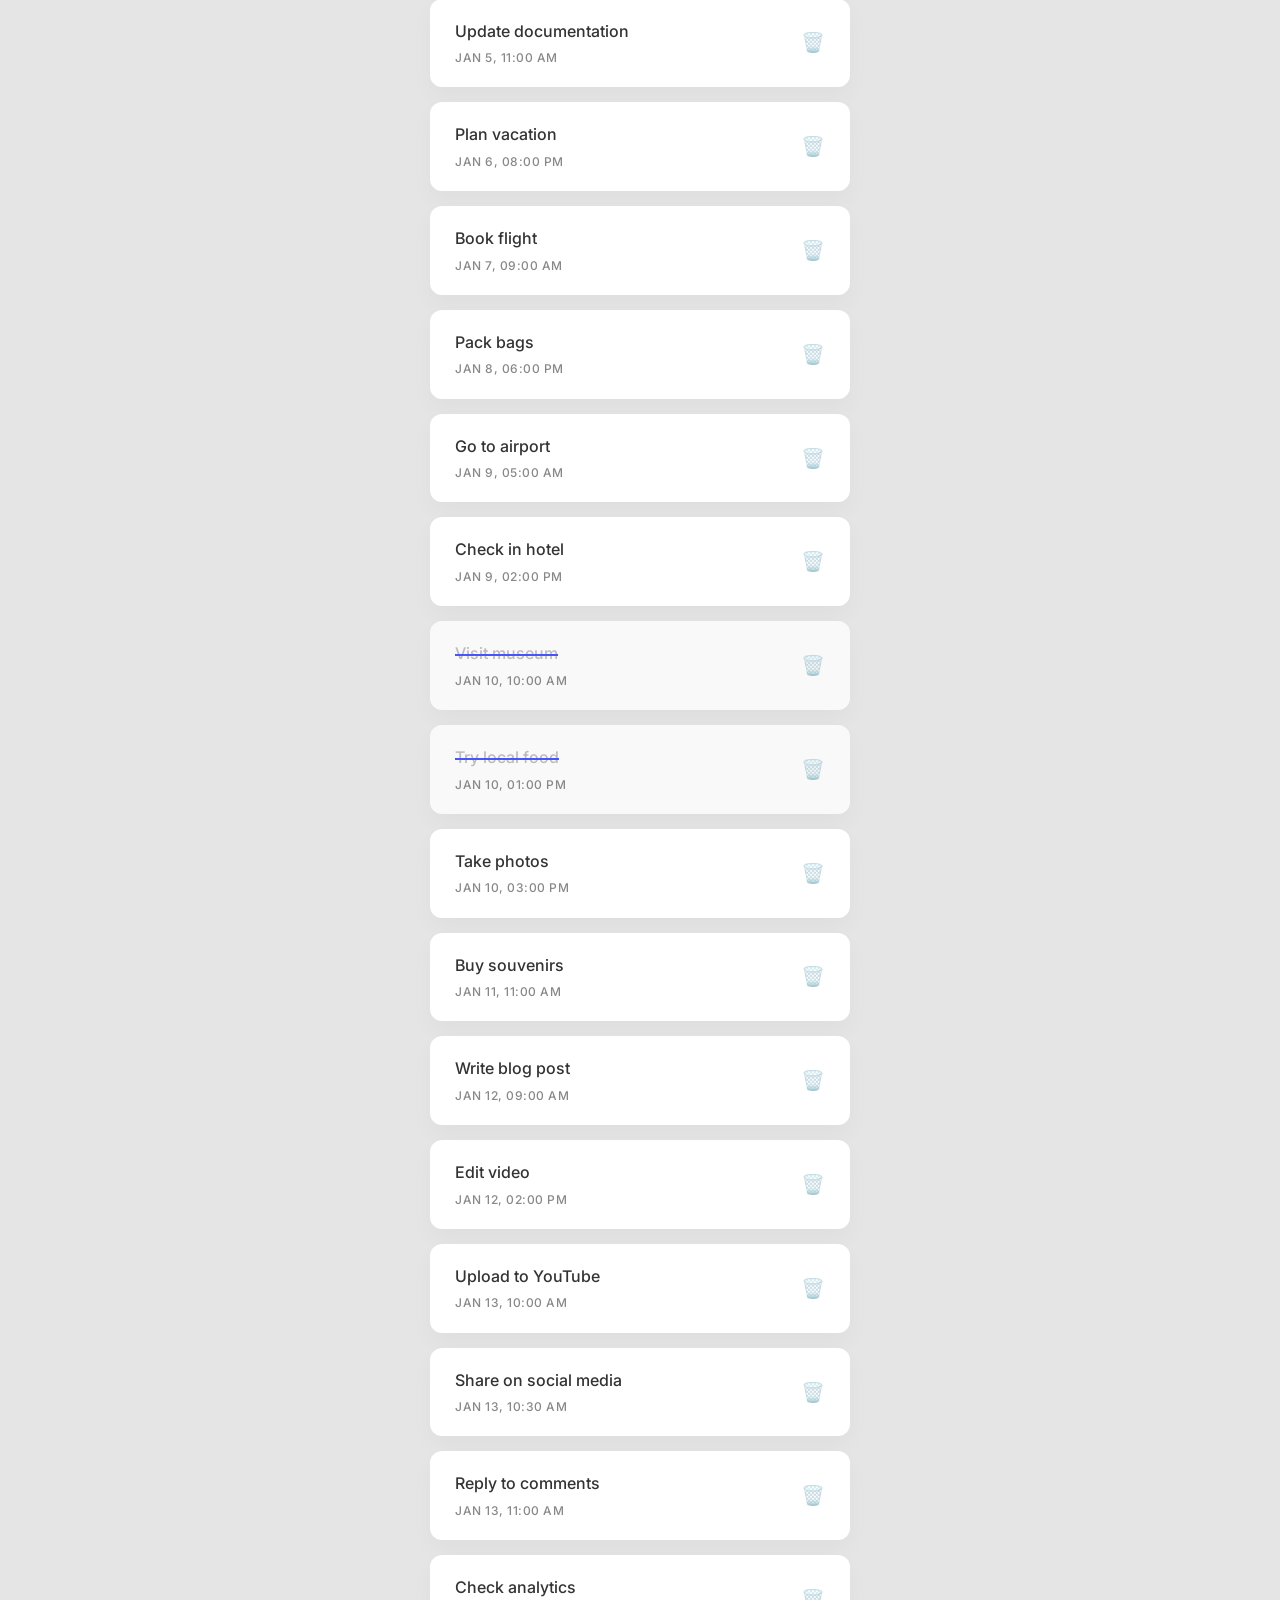
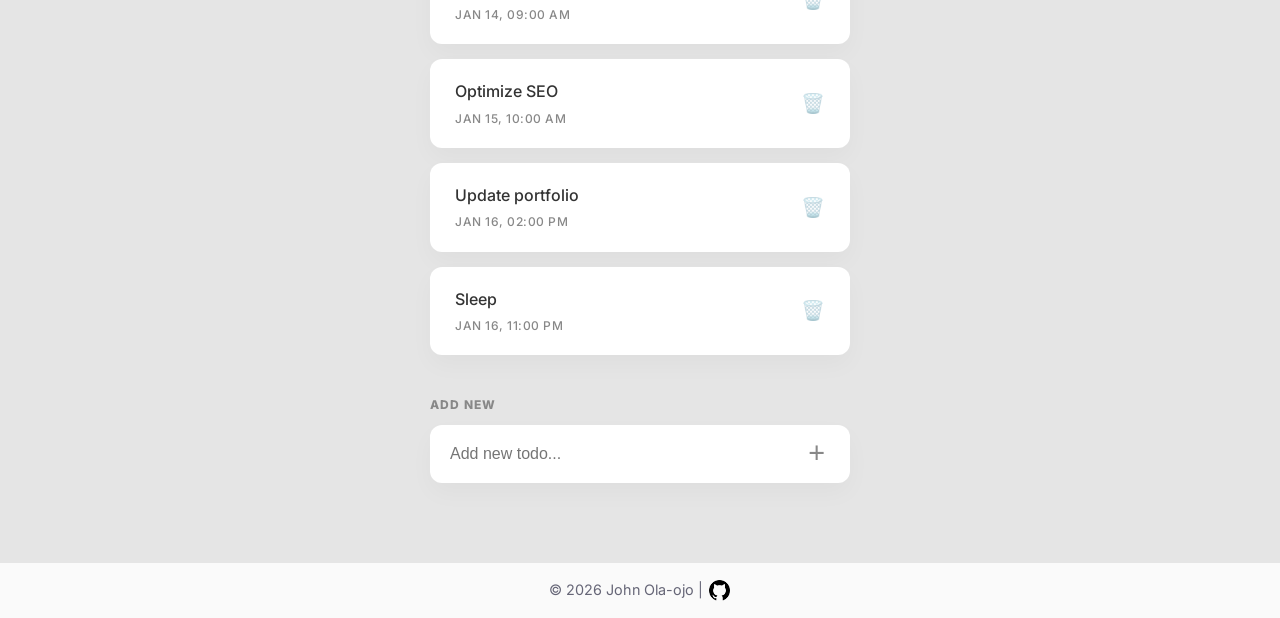
<file: projects/recreational/todo.html>
<!doctype html>
<html lang="en">
  <head>
    <meta charset="UTF-8" />
    <meta name="viewport" content="width=device-width, initial-scale=1.0" />
    <link
      rel="apple-touch-icon"
      sizes="180x180"
      href="../../assets/icons/apple-touch-icon.png"
    />
    <link
      rel="icon"
      type="image/png"
      sizes="32x32"
      href="../../assets/icons/favicon-32x32.png"
    />
    <link
      rel="icon"
      type="image/png"
      sizes="16x16"
      href="../../assets/icons/favicon-16x16.png"
    />
    <link rel="manifest" href="/site.webmanifest" />
    <title>Task Manager</title>
    <link rel="stylesheet" href="../../CSS/main.css" />
    <link rel="stylesheet" href="../../CSS/todo.css" />
  </head>
  <body>
    <header class="calc-header">
      <a href="../../index.html" class="back-link hub-back-link"> Home</a>
      <h1>Task Manager</h1>
    </header>

    <main class="todo-theme-wrapper">
      <div class="todo-card-container">
        <h1>TO DO</h1>

        <ul id="taskList" class="theme-list"></ul>

        <div class="theme-input-group">
          <label>ADD NEW</label>
          <div class="input-wrapper">
            <input type="text" id="taskInput" placeholder="Add new todo..." />
            <button class="add-btn" onclick="addTask()">+</button>
          </div>
        </div>
      </div>
    </main>

    <footer>
      <p>
        © 2026 John Ola-ojo |
        <a
          href="https://github.com/johnolaojo4/Interactive-Portfolio-Hub.git"
          target="_blank"
          class="github-link"
          ><img src="/assets/icons/github.png" alt="View on GitHub"
        /></a>
      </p>
    </footer>

    <button id="backToTop" class="back-to-top" title="Back to Top">↑</button>

    <script src="../../JS/todo.js"></script>
  </body>
</html>
</file>
<file: CSS/main.css>
@import url("https://fonts.googleapis.com/css2?family=Inter:wght@400;700;900&display=swap");

html {
  scroll-behavior: smooth;
  scroll-padding-top: 80px;
}

:root {
  --primary-blue: #4955fa;
  --primary-yellow: #facd49;
  --text-dark: #111;
  --text-gray: #333;
  --bg-light: #fafafa;
  --white: #ffffff;
}

/* --- RESET --- */
* {
  margin: 0;
  padding: 0;
  box-sizing: border-box;
}

body {
  font-family: "Inter", sans-serif;
  background-color: var(--bg-light);
  color: var(--text-dark);
  line-height: 1.6;
}

/* --- NAVBAR --- */
.navbar {
  max-width: 100%;
  position: sticky;
  top: 0;
  z-index: 1000;
  background: var(--white);
  box-shadow: 0 2px 10px rgba(0, 0, 0, 0.05);
}

.nav-container {
  display: flex;
  justify-content: space-between;
  align-items: center;
  padding: 10px 5%;
}

.brand {
  display: flex;
  align-items: center;
}

.avatar {
  border-radius: 50%;
  width: 50px;
  height: 50px;
  object-fit: cover;
}

.name {
  padding-left: 10px;
  font-size: 1.1rem;
  font-weight: 700;
  letter-spacing: 1px;
}

.nav-links {
  display: flex;
  list-style: none;
}

.nav-links li {
  margin-left: 25px;
}

.nav-links li a {
  text-decoration: none;
  color: var(--text-dark);
  font-size: 0.9rem;
  font-weight: 700;
  transition: color 0.3s ease;
}

.nav-links li a:hover {
  color: var(--primary-blue);
}

.nav-links li a.active {
  color: var(--primary-blue);
}

.nav-links li:last-child a,
.nav-links li:last-child a.active {
  background-color: var(--text-dark);
  color: var(--white);
  padding: 10px 20px;
  border-radius: 5px;
  transition: background-color 0.3s ease;
  box-shadow: 0 4px 6px rgba(0, 0, 0, 0.1);
}

.nav-links li:last-child a:hover {
  background-color: var(--primary-blue);
}

/* --- HERO SECTION  --- */
.hero {
  height: 100vh;
  display: flex;
  justify-content: center;
  align-items: center;
  text-align: center;
  background-image: url("../assets/images/Hero-Bg.jpg");
  padding: 0 10%;
}

h1 {
  font-size: clamp(2rem, 8vw, 4.5rem);
  font-weight: 900;
  letter-spacing: 2px;
  margin-bottom: 1.5rem;
  text-transform: uppercase;
}

.hero-desc {
  font-size: 1.2rem;
  color: var(--text-gray);
  max-width: 800px;
  margin: 0 auto 3rem auto;
}

.btn-main {
  display: inline-block;
  padding: 20px 80px;
  background-color: var(--primary-yellow);
  color: var(--text-dark);
  text-decoration: none;
  font-weight: 900;
  font-size: 1.1rem;
  border-radius: 5px;
  box-shadow: 0 5px 15px rgba(0, 0, 0, 0.1);
  transition:
    transform 0.2s,
    background-color 0.2s;
  border: none;
  cursor: pointer;
}

.btn-main:hover {
  transform: translateY(-3px);
  background-color: #f1c40f;
}

.btn {
  display: inline-block;
  padding: 15px 30px;
  background-color: var(--primary-yellow);
  color: var(--text-dark);
  text-decoration: none;
  font-weight: 700;
  border-radius: 5px;
  box-shadow: 0 5px 15px rgba(0, 0, 0, 0.1);
  transition:
    transform 0.2s,
    background-color 0.2s;
  margin-top: 15px;
}

.btn:hover {
  transform: translateY(-3px);
  background-color: #f1c40f;
}

.back-link {
  text-decoration: none;
  color: var(--primary-blue);
  font-weight: 700;
  transition: color 0.3s ease;
  display: inline-flex;
  align-items: center;
  gap: 10px;
  margin-top: 20px;
  font-size: 1.1rem;
  cursor: pointer;
  text-align: center;
}

.back-link:hover {
  color: var(--primary-yellow);
}

/* --- ABOUT SECTION  --- */
.about-section {
  padding: 100px 5%;
  background-color: #f0f0f0;
  display: flex;
  justify-content: center;
}

.intro-card {
  background: var(--white);
  padding: 60px;
  border-radius: 40px;
  max-width: 900px;
  box-shadow: 0 20px 40px rgba(0, 0, 0, 0.05);
}

.intro-header {
  display: flex;
  align-items: center;
  gap: 12px;
  margin-bottom: 25px;
}

.emoji {
  font-size: 1.5rem;
}
.greeting {
  font-weight: 700;
  color: var(--text-gray);
}

.intro-text {
  font-size: clamp(1.5rem, 5vw, 2.8rem);
  line-height: 1.2;
  margin-bottom: 35px;
  font-weight: 800;
}

.intro-buttons {
  display: flex;
  gap: 15px;
  flex-wrap: wrap;
}

.btn-dark {
  background: #111;
  color: var(--white);
  padding: 18px 35px;
  border-radius: 50px;
  border: none;
  cursor: pointer;
  font-weight: 700;
  transition: 0.3s;
}

.btn-outline {
  border: 1px solid #ddd;
  background: transparent;
  padding: 18px 30px;
  border-radius: 50px;
  text-decoration: none;
  color: var(--text-dark);
  font-weight: 700;
  transition: 0.3s;
  display: inline-flex;
  align-items: center;
  gap: 10px;
}

.btn-outline:hover {
  background: #f9f9f9;
}

.btn-outline img {
  width: 24px;
  height: 24px;
}

/* --- SOCIAL SIDEBAR --- */
.social-sidebar {
  position: fixed;
  left: 0;
  top: 50%;
  transform: translateY(-50%);
  background: var(--white);
  padding: 12px;
  display: flex;
  flex-direction: column;
  gap: 20px;
  box-shadow: 4px 0 15px rgba(0, 0, 0, 0.05);
  z-index: 100;
  border-radius: 0 8px 8px 0;
}

.social-sidebar img {
  width: 24px;
  height: 24px;
  transition: transform 0.3s ease;
}

.social-sidebar a:hover img {
  transform: scale(1.2);
}

/* --- PROJECTS --- */
.project-grid {
  display: flex;
  flex-wrap: wrap;
  justify-content: space-evenly;
  gap: 30px;
  align-items: center;
  padding: 80px 5%;
  width: 100%;
}

.project-section {
  width: 100%;
  padding: 30px;
}

.project-section h2 {
  text-align: center;
  font-size: 36px;
}

.project-card {
  background: var(--white);
  padding: 40px;
  border-radius: 12px;
  box-shadow: 0 10px 30px rgba(0, 0, 0, 0.05);
  align-content: center;
  transition:
    transform 0.3s ease,
    border 0.3s ease;
  border: 1px solid transparent;
}

.project-card:hover {
  transform: translateY(-10px);
  border-color: var(--primary-blue);
}

/* --- SKILLS SECTION --- */
.skills-container {
  display: grid;
  grid-template-columns: repeat(auto-fill, minmax(160px, 1fr));
  gap: 30px;
  padding: 60px 5%;
  max-width: 1200px;
  margin: 0 auto;
}

#skills h2 {
  font-size: 36px;
  text-align: center;
  margin-bottom: 40px;
}

.skill-card {
  background: var(--white);
  padding: 30px 20px;
  border-radius: 12px;
  box-shadow: 0 10px 30px rgba(0, 0, 0, 0.05);
  text-align: center;
  transition:
    opacity 0.5s ease-out,
    transform 0.5s ease-out,
    border-color 0.3s ease,
    box-shadow 0.3s ease;
  border: 1px solid transparent;
  display: flex;
  flex-direction: column;
  align-items: center;
  gap: 15px;
  height: 100%;
  animation: appear linear both;
  animation-timeline: view();
  animation-range: entry 25% cover 50%;
}

.skill-card:hover {
  transform: translateY(-10px);
  border-color: var(--primary-blue);
  box-shadow: 0 15px 35px rgba(0, 0, 0, 0.1);
}

.skill-card img {
  width: 60px;
  height: 60px;
  object-fit: contain;
}

.skill-card h3 {
  font-size: 1.1rem;
  font-weight: 700;
}

@keyframes appear {
  from {
    opacity: 0;
    transform: translateY(100px) scale(0.9);
  }
  to {
    opacity: 1;
    transform: translateY(0) scale(1);
  }
}

/* --- CONTACT SECTION --- */
.contact-section {
  background-color: #22252c;
  padding: 100px 20px;
  color: white;
  width: 100%;
  text-align: center;
}

.contact-header .sub-title {
  color: #43b97f;
  text-transform: uppercase;
  font-size: 0.85rem;
  font-weight: 800;
  letter-spacing: 2px;
  display: block;
}

.contact-header h2 {
  font-size: 2.8rem;
  margin: 15px 0 50px;
  font-weight: 700;
}

.contact-form {
  max-width: 700px;
  margin: 0 auto;
  width: 100%;
}

/* Side-by-side layout logic */
.input-row {
  display: flex;
  gap: 20px;
  margin-bottom: 25px;
  width: 100%;
}

.form-group {
  flex: 1;
}

/* Muted input styling */
.contact-form input,
.contact-form textarea {
  width: 100%;
  background-color: #2b2e36;
  border: 1px solid rgba(255, 255, 255, 0.05);
  border-radius: 10px;
  padding: 22px;
  color: white;
  font-size: 1rem;
  outline: none;
  transition: border-color 0.3s ease;
}

.contact-form input:focus,
.contact-form textarea:focus {
  border-color: #43b97f;
}

/* Centered Teal Button */
.btn-send {
  background-color: #43b97f;
  color: white;
  border: none;
  border-radius: 8px;
  padding: 18px 50px;
  font-size: 1.1rem;
  font-weight: 700;
  cursor: pointer;
  transition:
    transform 0.2s,
    background 0.3s;
  margin-top: 30px;
}

.btn-send:hover {
  background-color: #38a370;
  transform: translateY(-2px);
}

/* Mobile Responsiveness */
@media (max-width: 768px) {
  .input-row {
    flex-direction: column;
    gap: 15px;
  }
}

/* --- BACK TO TOP BUTTON --- */
.back-to-top {
  position: fixed;
  bottom: 30px;
  right: 30px;
  background-color: var(--primary-blue);
  color: var(--white);
  border: none;
  border-radius: 50%;
  width: 50px;
  height: 50px;
  font-size: 1.5rem;
  cursor: pointer;
  box-shadow: 0 4px 10px rgba(0, 0, 0, 0.2);
  opacity: 0;
  visibility: hidden;
  transition:
    opacity 0.3s,
    visibility 0.3s,
    transform 0.3s;
  z-index: 999;
}

.back-to-top.show {
  opacity: 1;
  visibility: visible;
}

.back-to-top:hover {
  transform: translateY(-5px);
}

/* --- FOOTER --- */
footer {
  justify-content: center;
  display: flex;
  text-align: center;
  padding: 15px 0;
  font-size: 0.9rem;
  color: #667;
}

footer p a {
  text-decoration: none;
  color: #667;
}

.github-link img {
  width: 25px;
  height: 25px;
  vertical-align: middle;
  transition: transform 0.2s ease;
  text-align: center;
}

.github-link img:hover {
  transform: scale(1.2);
}

/* --- RECREATIONAL HUB --- */
.hub-page {
  background-color: #f5f5f5;
  min-height: 100vh;
}

.hub-header {
  text-align: center;
  padding: 30px 0;
}

.hub-title {
  font-size: 3rem;
  margin-top: 20px;
  font-weight: 900;
  letter-spacing: 2px;
}

.hub-main-container {
  max-width: 900px;
  margin: 0 auto;
  padding-bottom: 80px;
}

.hub-back-link {
  background-color: var(--white);
  padding: 12px 30px;
  border-radius: 50px;
  box-shadow: 0 4px 12px rgba(0, 0, 0, 0.1);
  color: var(--text-dark);
  transition:
    transform 0.2s ease,
    box-shadow 0.2s ease;
}

.hub-back-link:hover {
  transform: translateY(-3px);
  box-shadow: 0 8px 20px rgba(0, 0, 0, 0.15);
  color: var(--primary-blue);
}

.hub-launch-btn {
  margin-top: 20px;
  padding: 15px 40px;
}

.hub-main-container .project-card {
  transition:
    transform 0.4s cubic-bezier(0.175, 0.885, 0.32, 1.275),
    box-shadow 0.3s ease;
}

.hub-main-container .project-card:hover {
  transform: translateY(-15px) scale(1.03);
  box-shadow: 0 30px 60px rgba(73, 85, 250, 0.15);
  border-color: var(--primary-blue);
}

/* --- RESPONSIVENESS --- */
@media (max-width: 768px) {
  .intro-card {
    padding: 30px;
    border-radius: 20px;
  }
  .social-sidebar {
    display: none;
  }
}
</file>
<file: CSS/calc-style.css>
:root {
  --primary-blue: #4955fa;
  --calc-bg: #ffffff;
  --screen-bg: #f4f4f4;
  --btn-gray: #e0e0e0;
  --btn-hover: #d0d0d0;
  --text-main: #333333;
}

body {
  background-color: #fafafa;
  font-family: "Inter", sans-serif;
  display: flex;
  flex-direction: column;
  min-height: 100dvh;
}

.calc-header {
  display: flex;
  align-items: center;
  justify-content: space-between;
  padding: 20px 40px;
  width: 100%;
  box-sizing: border-box;
}

.calc-header h1 {
  flex: 1;
  text-align: center;
  margin: 0;
  font-size: 2rem;
  color: #333;
}

.calc-header a {
  text-decoration: none;
  color: #333;
  font-weight: 600;
  font-size: 1.5rem;
  align-items: center;
  padding: 12px;
  transition: background-color 0.2s ease;
}

.calc-header a:hover {
  background-color: #e5e5e5;
}

.calc-container {
  flex: 1;
  display: flex;
  justify-content: center;
  align-items: center;
  padding: 20px;
}

.calculator-box {
  width: 100%;
  max-width: 360px;
  background: var(--calc-bg);
  padding: 30px;
  border-radius: 30px;
  box-shadow: 0 15px 35px rgba(0, 0, 0, 0.1);
}

/* The Digital Screen */
.calc-display {
  background: var(--screen-bg);
  padding: 20px;
  text-align: right;
  border-radius: 12px;
  margin-bottom: 25px;
  box-shadow: inset 0 2px 5px rgba(0, 0, 0, 0.05);
  border: 1px solid #ddd;
}

#previous-op {
  color: #667;
  font-size: 0.9rem;
  height: 1.2rem;
  margin-bottom: 5px;
  font-family: "Courier New", monospace;
}

#result {
  width: 100%;
  background: none;
  border: none;
  color: var(--text-main);
  font-size: 2.2rem;
  text-align: right;
  outline: none;
  font-family: "Courier New", monospace;
}

/* Button Layout */
.calc-buttons {
  display: grid;
  grid-template-columns: repeat(4, 1fr);
  gap: 12px;
}

button {
  padding: 18px 0;
  border-radius: 10px;
  border: none;
  background: var(--btn-gray);
  color: var(--text-main);
  font-size: 1.1rem;
  font-weight: 600;
  cursor: pointer;
  transition: all 0.2s ease;
  box-shadow: 0 4px #bbb;
}

button:hover {
  background: var(--btn-hover);
  transform: translateY(1px);
  box-shadow: 0 3px #bbb;
}

button:active {
  transform: translateY(4px);
  box-shadow: 0 0 #000;
}

.btn-op {
  color: var(--primary-blue);
  background: #f0f0f0;
}

.btn-sci {
  background: #f8f8f8;
  font-size: 0.85rem;
  color: #666;
  text-transform: uppercase;
}

.btn-util {
  background: #c0392b;
}

.btn-equal {
  background: var(--primary-blue);
  grid-row: span 2;
  height: 100%;
  color: white;
}

.span-two {
  grid-column: span 2;
}

footer {
  justify-content: center;
  display: flex;
  text-align: center;
  padding: 15px 0;
  font-size: 0.9rem;
  color: #667;
}

footer p a {
  text-decoration: none;
  color: #667;
}

/* GitHub Icon Link */
.github-link img {
  width: 28px;
  height: 28px;
  vertical-align: middle;
  transition: transform 0.2s ease;
}

.github-link img:hover {
  transform: scale(1.2);
}

/* BMI Calculator Styling */
.bmi-box {
  display: flex;
  flex-direction: column;
  gap: 20px;
}

.input-group {
  text-align: left;
}

.input-group label {
  display: block;
  color: #888;
  margin-bottom: 8px;
  font-size: 0.8rem;
  font-weight: bold;
}

.input-group input {
  width: 90%;
  padding: 15px;
  border-radius: 10px;
  border: 1px solid #ddd;
  background: white;
  color: var(--primary-blue);
  font-size: 1.1rem;
  outline: none;
  box-shadow: none;
}

.btn-main-action {
  background: var(--primary-blue);
  color: white;
  padding: 18px;
  border-radius: 10px;
  font-weight: bold;
  cursor: pointer;
  box-shadow: 0 4px rgba(0, 0, 0, 0.1);
}

.bmi-result-area {
  margin-top: 10px;
  padding: 20px;
  background: #f8f8f8;
  border-radius: 12px;
  text-align: center;
}

#bmi-score {
  font-size: 3rem;
  color: var(--primary-blue);
  font-weight: 900;
}

/* BMI Calculator Styling End*/

/* Age Calculator Styling */
.age-box {
  text-align: center;
}

.age-result-area {
  display: flex;
  justify-content: space-between;
  margin-top: 30px;
  gap: 10px;
}

.age-unit {
  background: #f8f8f8;
  flex: 1;
  padding: 15px 5px;
  border-radius: 12px;
  box-shadow: 0 5px 15px rgba(0, 0, 0, 0.05);
  transition: transform 0.3s ease;
}

.age-unit:hover {
  transform: scale(1.05);
}

.age-unit span {
  display: block;
  font-size: 2rem;
  font-weight: 900;
  color: var(--primary-blue);
  font-family: "Courier New", monospace;
}

.age-unit p {
  font-size: 0.7rem;
  color: #888;
  text-transform: uppercase;
  margin-top: 5px;
  letter-spacing: 1px;
}

#dob-input {
  width: 90%;
  padding: 15px;
  border-radius: 10px;
  border: 1px solid #ddd;
  background: white;
  color: #333;
  font-family: "Inter", sans-serif;
  outline: none;
  margin-bottom: 10px;
  cursor: pointer;
}

#dob-input::-webkit-calendar-picker-indicator {
  filter: invert(34%) sepia(90%) border-radius(50%) saturate(4000%)
    hue-rotate(230deg);
}
/* Age Calculator Styling End*/

/* --- Calculator Hub Styles --- */
.hub-container {
  max-width: 1000px;
  margin: 0 auto;
  display: grid;
  grid-template-columns: repeat(auto-fit, minmax(280px, 1fr));
  gap: 30px;
}

.calc-card {
  background: var(--calc-bg);
  padding: 40px;
  border-radius: 20px;
  box-shadow: 0 10px 30px rgba(0, 0, 0, 0.05);
  transition:
    transform 0.4s cubic-bezier(0.175, 0.885, 0.32, 1.275),
    box-shadow 0.3s ease;
  border: 1px solid transparent;
  text-align: center;
  display: flex;
  flex-direction: column;
  align-items: center;
}

.calc-card:hover {
  transform: translateY(-15px) scale(1.03);
  box-shadow: 0 30px 60px rgba(73, 85, 250, 0.15);
  border-color: var(--primary-blue);
}

.calc-card .icon {
  font-size: 3.5rem;
  margin-bottom: 20px;
}

.calc-card h3 {
  margin-bottom: 15px;
  color: var(--text-main);
  font-size: 1.5rem;
}

.calc-card p {
  color: #666;
  margin-bottom: 30px;
  line-height: 1.6;
}

.btn-primary {
  display: inline-block;
  padding: 15px 40px;
  background-color: var(--primary-blue);
  color: white;
  text-decoration: none;
  font-weight: 700;
  border-radius: 50px;
  box-shadow: 0 5px 15px rgba(0, 0, 0, 0.1);
  transition:
    transform 0.2s,
    background-color 0.2s,
    box-shadow 0.2s;
  margin-top: auto;
}

.btn-primary:hover {
  transform: translateY(-3px);
  background-color: #3b46d4;
  box-shadow: 0 8px 20px rgba(73, 85, 250, 0.3);
}

/* History Preview Section */
.history-preview {
  max-width: 600px;
  margin: 0 auto 60px;
  background: white;
  margin-top: 20px;
  padding: 30px;
  border-radius: 20px;
  box-shadow: 0 10px 30px rgba(0, 0, 0, 0.05);
}

.history-preview h3 {
  text-align: center;
  margin-bottom: 20px;
  color: var(--text-main);
}

#global-history-list {
  list-style: none;
  padding: 0;
}

#global-history-list li {
  padding: 12px;
  border-bottom: 1px solid #eee;
  font-family: "Courier New", monospace;
  color: #555;
  display: flex;
  justify-content: space-between;
}

#global-history-list li:last-child {
  border-bottom: none;
}

.empty-msg {
  text-align: center;
  color: #999;
  font-style: italic;
  display: block;
  width: 100%;
}

@media (max-width: 480px) {
  .calc-header {
    padding: 10px 20px;
  }
  .calc-header h1 {
    font-size: 1.5rem;
  }
  .calculator-box {
    padding: 15px;
    border-radius: 15px;
  }
  #result {
    font-size: 1.8rem;
  }
}
</file>
<file: CSS/game.css>
.memory-grid {
  display: grid;
  grid-template-columns: repeat(4, 1fr);
  gap: 15px;
  max-width: 600px;
  margin: 20px auto;
  perspective: 1000px;
}

.card {
  height: 120px;
  position: relative;
  transform-style: preserve-3d;
  transition: transform 0.5s;
  cursor: pointer;
}

.card.flipped {
  transform: rotateY(180deg);
}

.card-face {
  position: absolute;
  width: 100%;
  height: 100%;
  backface-visibility: hidden;
  display: flex;
  align-items: center;
  justify-content: center;
  border-radius: 12px;
  font-size: 2rem;
  box-shadow: 0 4px 10px rgba(0, 0, 0, 0.1);
}

.card-front {
  background: var(--primary-yellow);
  color: var(--text-dark);
}

.card-back {
  background: white;
  transform: rotateY(180deg);
}
</file>
<file: CSS/movie.css>
:root {
  --theme-bg: #e5e5e5;
  --card-white: #ffffff;
  --text-main: #333333;
  --text-muted: #888888;
  --primary-yellow: #facd49;
}

.todo-theme-wrapper {
  background-color: var(--theme-bg);
  min-height: 100vh;
  display: flex;
  justify-content: center;
  align-items: flex-start;
  padding: 80px 20px;
  font-family: "Inter", sans-serif;
}

.todo-card-container {
  width: 100%;
  max-width: 450px;
}

h1 {
  text-align: center;
  font-size: 3.5rem;
  font-weight: 900;
  letter-spacing: 4px;
  margin-bottom: 40px;
  color: var(--text-main);
  text-transform: uppercase;
}

/* Input Area Styling */
.input-wrapper {
  display: flex;
  background: var(--card-white);
  border-radius: 12px;
  box-shadow: 0 10px 25px rgba(0, 0, 0, 0.03);
  overflow: hidden;
  margin-bottom: 20px;
  border: 1px solid transparent;
  transition: border-color 0.3s ease;
}

.input-wrapper:focus-within {
  border-color: var(--primary-yellow);
}

#movieInput,
#searchInput {
  flex: 1;
  border: none;
  padding: 18px 20px;
  outline: none;
  font-size: 1rem;
  background: transparent;
  color: var(--text-main);
  font-family: "Inter", sans-serif;
}

#ratingInput {
  width: 70px;
  border: none;
  border-left: 1px solid #f0f0f0;
  padding: 18px 10px;
  outline: none;
  text-align: center;
  font-size: 1rem;
  background: transparent;
  color: var(--text-main);
  font-family: "Inter", sans-serif;
}

.add-btn {
  background: transparent;
  border: none;
  padding: 0 25px;
  font-size: 1.5rem;
  color: var(--text-muted);
  cursor: pointer;
  transition: all 0.2s;
  border-left: 1px solid #f0f0f0;
  display: flex;
  align-items: center;
  justify-content: center;
}

.add-btn:hover {
  color: var(--primary-yellow);
  background-color: #fafafa;
}

/* List Styling */
#movieList {
  padding: 0;
  list-style: none;
}

.task-item {
  background: var(--card-white);
  padding: 20px;
  border-radius: 12px;
  margin-bottom: 15px;
  display: flex;
  justify-content: space-between;
  align-items: center;
  box-shadow: 0 4px 15px rgba(0, 0, 0, 0.03);
  transition:
    transform 0.2s ease,
    box-shadow 0.2s ease;
}

.task-item:hover {
  transform: translateY(-3px);
  box-shadow: 0 8px 25px rgba(0, 0, 0, 0.08);
}

.task-info {
  display: flex;
  flex-direction: column;
  gap: 5px;
}

.task-info span {
  font-weight: 700;
  color: var(--text-main);
  font-size: 1.05rem;
}

.movie-stars {
  color: var(--primary-yellow);
  font-size: 0.85rem;
  letter-spacing: 2px;
}

.movie-date {
  font-size: 0.75rem;
  color: var(--text-muted);
  text-transform: uppercase;
  font-weight: 500;
  letter-spacing: 0.5px;
}

/* Action Buttons */
.actions {
  display: flex;
  gap: 8px;
}

.actions button {
  background: #f5f5f5;
  border: none;
  border-radius: 8px;
  width: 36px;
  height: 36px;
  display: flex;
  align-items: center;
  justify-content: center;
  cursor: pointer;
  font-size: 1rem;
  transition: all 0.2s ease;
  color: var(--text-main);
}

.actions button:hover {
  background: var(--primary-yellow);
  color: white;
  transform: scale(1.05);
}

.actions button:last-child:hover {
  background: #ff4d4d;
}

/* Search Bar Specifics */
#searchInput {
  width: 100%;
  margin-bottom: 25px;
  border-radius: 12px;
  border: none;
  padding: 15px 20px;
  box-shadow: 0 4px 15px rgba(0, 0, 0, 0.03);
}

/* Responsive */
@media (max-width: 480px) {
  .todo-theme-wrapper {
    padding: 40px 15px;
  }

  h1 {
    font-size: 2.5rem;
  }

  .task-item {
    padding: 15px;
  }
}
</file>
<file: CSS/todo.css>
:root {
  --theme-bg: #e5e5e5;
  --card-white: #ffffff;
  --text-main: #333333;
  --text-muted: #888888;
}

.todo-theme-wrapper {
  background-color: var(--theme-bg);
  min-height: 100vh;
  display: flex;
  justify-content: center;
  align-items: flex-start;
  padding: 80px 20px;
  font-family: "Inter", sans-serif;
}

.todo-card-container {
  width: 100%;
  max-width: 420px;
}

h1 {
  text-align: center;
  font-size: 4rem;
  font-weight: 900;
  letter-spacing: 6px;
  margin-bottom: 50px;
  color: var(--text-main);
}

.theme-list {
  padding: 0;
  margin-bottom: 40px;
}

.task-item {
  background: var(--card-white);
  padding: 20px 25px;
  border-radius: 12px;
  margin-bottom: 15px;
  display: flex;
  justify-content: space-between;
  align-items: center;
  box-shadow: 0 10px 25px rgba(0, 0, 0, 0.03);
  list-style: none;
  transition: transform 0.2s ease;
}

.task-item {
  transition: transform 0.2s ease, box-shadow 0.2s ease;
}

.task-item:hover {
  transform: translateY(-2px);
  box-shadow: 0 15px 30px rgba(0, 0, 0, 0.08);
}

.task-item.completed .task-info span::after {
  content: "";
  position: absolute;
  left: 0;
  top: 50%;
  width: 100%;
  height: 2px;
  background-color: var(--primary-blue);
  transform: scaleX(1);
  transform-origin: left;
  transition: transform 0.3s ease;
}

@keyframes strike {
  to {
    transform: scaleX(1);
  }
}

.task-item span {
  font-weight: 500;
  color: var(--text-main);
}

.delete-btn {
  background: none;
  border: none;
  cursor: pointer;
  font-size: 1.2rem;
  opacity: 0.5;
  transition: opacity 0.2s;
}

.delete-btn:hover {
  opacity: 1;
}

.theme-input-group label {
  font-size: 0.75rem;
  font-weight: 800;
  color: var(--text-muted);
  display: block;
  margin-bottom: 10px;
  letter-spacing: 1px;
}

.input-wrapper {
  display: flex;
  background: var(--card-white);
  border-radius: 12px;
  box-shadow: 0 10px 25px rgba(0, 0, 0, 0.03);
  overflow: hidden;
}

#taskInput {
  flex: 1;
  border: none;
  padding: 20px;
  outline: none;
  font-size: 1rem;
  background: transparent;
}

.add-btn {
  background: transparent;
  border: none;
  padding: 0 25px;
  font-size: 1.8rem;
  color: var(--text-muted);
  cursor: pointer;
  transition: color 0.2s;
}

.add-btn:hover {
  color: var(--primary-blue);
}

/* Styling for the task text */
.task-item span {
  cursor: pointer;
  transition: all 0.3s ease;
  position: relative;
  display: inline-block;
  width: fit-content;
}

/* Completed State */
.task-item.completed {
  background-color: #f9f9f9;
}

.task-item.completed span {
  color: #bbb;
}

.task-info {
  display: flex;
  flex-direction: column;
  flex: 1;
  cursor: pointer;
}

/* Styling the container for text and date */
.task-info {
  display: flex;
  flex-direction: column;
  flex: 1;
  cursor: pointer;
}

/* The actual date text */
.task-info small {
  font-size: 0.7rem;
  color: var(--text-muted);
  margin-top: 4px;
  font-weight: 500;
  text-transform: uppercase;
  letter-spacing: 0.5px;
}

.task-item.completed span {
  text-decoration: none;
}

.task-info small {
  font-size: 0.75rem;
  color: var(--text-muted);
  margin-top: 4px;
}
</file>
